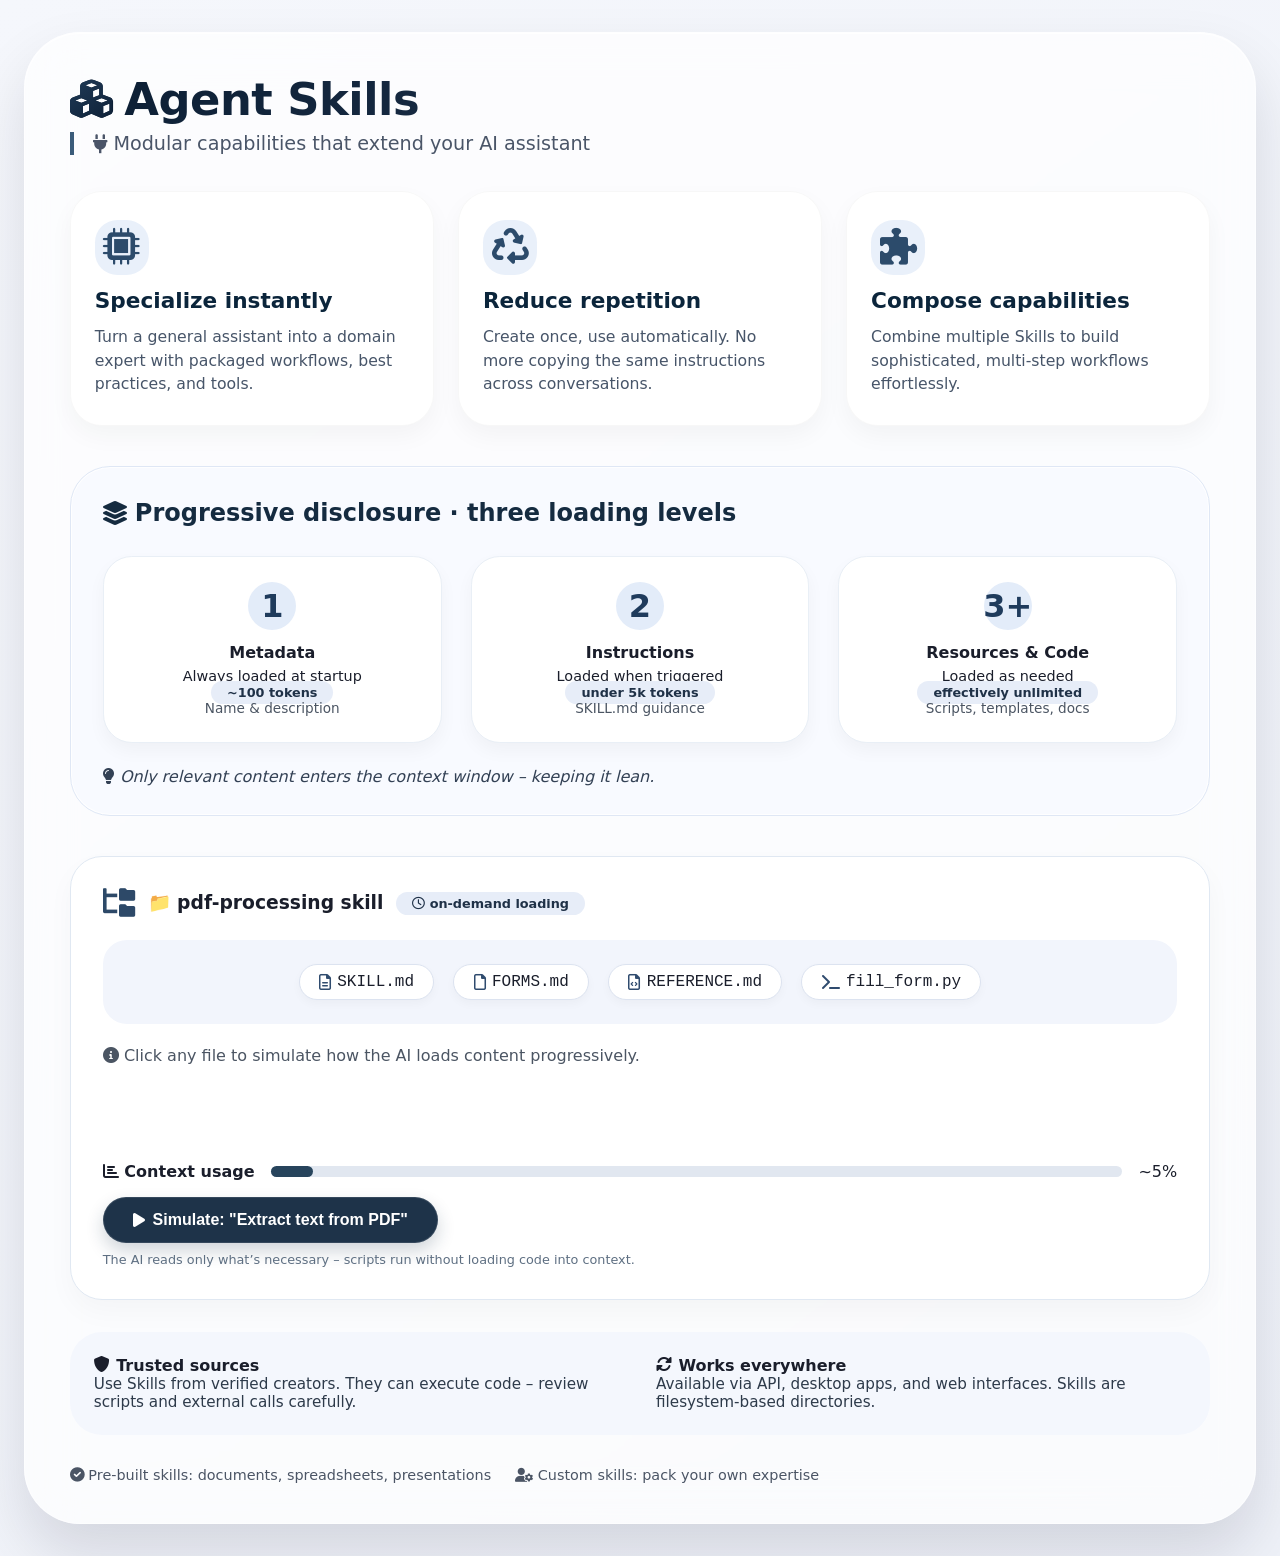
<file: index.html>
<!DOCTYPE html>
<html lang="en">
<head>
  <meta charset="UTF-8">
  <meta name="viewport" content="width=device-width, initial-scale=1.0, user-scalable=yes">
  <title>AI Agent Skills · modular capabilities</title>
  <!-- Font Awesome 6 for clean icons -->
  <link rel="stylesheet" href="https://cdnjs.cloudflare.com/ajax/libs/font-awesome/6.0.0-beta3/css/all.min.css">
  <style>
    * {
      margin: 0;
      padding: 0;
      box-sizing: border-box;
    }

    body {
      background: linear-gradient(145deg, #f5f7fc 0%, #eef1f8 100%);
      font-family: 'Inter', system-ui, -apple-system, 'Segoe UI', Roboto, sans-serif;
      display: flex;
      flex-direction: column;
      align-items: center;
      justify-content: flex-start;
      min-height: 100vh;
      padding: 2rem 1.5rem;
      color: #1a1e2b;
    }

    .container {
      max-width: 1300px;
      width: 100%;
      background: rgba(255,255,255,0.7);
      backdrop-filter: blur(24px);
      -webkit-backdrop-filter: blur(24px);
      border-radius: 3.5rem;
      box-shadow: 0 30px 60px rgba(0, 10, 30, 0.12), inset 0 1px 0 rgba(255,255,255,0.8);
      padding: 2.5rem 2.8rem;
      border: 1px solid rgba(255,255,255,0.5);
    }

    h1 {
      display: flex;
      align-items: center;
      gap: 0.75rem;
      font-size: 2.8rem;
      font-weight: 600;
      letter-spacing: -0.5px;
      background: linear-gradient(135deg, #0b1e33, #2c3e5c);
      -webkit-background-clip: text;
      -webkit-text-fill-color: transparent;
      background-clip: text;
      margin-bottom: 0.4rem;
    }

    h1 i {
      background: none;
      -webkit-text-fill-color: #2d4b6e;
      font-size: 2.4rem;
      background: linear-gradient(145deg, #1f3a57, #0e2137);
      -webkit-background-clip: text;
      -webkit-text-fill-color: transparent;
    }

    .subtitle {
      font-size: 1.2rem;
      color: #4a5568;
      margin-bottom: 2.2rem;
      display: flex;
      align-items: center;
      gap: 0.4rem;
      font-weight: 450;
      border-left: 4px solid #3b5c7a;
      padding-left: 1.2rem;
    }

    .card-grid {
      display: grid;
      grid-template-columns: repeat(auto-fit, minmax(260px, 1fr));
      gap: 1.5rem;
      margin: 2rem 0 2.5rem;
    }

    .benefit-card {
      background: white;
      border-radius: 2rem;
      padding: 1.8rem 1.5rem;
      box-shadow: 0 10px 25px rgba(0,0,0,0.04);
      transition: all 0.25s ease;
      border: 1px solid rgba(0,0,0,0.03);
      display: flex;
      flex-direction: column;
      gap: 0.8rem;
    }

    .benefit-card:hover {
      transform: translateY(-6px);
      box-shadow: 0 25px 35px rgba(25, 45, 70, 0.12);
      border-color: rgba(70, 110, 160, 0.25);
    }

    .benefit-icon {
      font-size: 2.3rem;
      color: #2c4b6b;
      background: #e9f0fa;
      width: 3.4rem;
      height: 3.4rem;
      display: flex;
      align-items: center;
      justify-content: center;
      border-radius: 1.4rem;
    }

    .benefit-card h3 {
      font-weight: 600;
      font-size: 1.35rem;
      color: #0b253b;
    }

    .benefit-card p {
      color: #475569;
      font-size: 0.98rem;
      line-height: 1.5;
    }

    .architecture-section {
      background: #f8faff;
      border-radius: 2.5rem;
      padding: 2rem 2rem 1.8rem;
      margin: 2.2rem 0;
      border: 1px solid #dfe7f5;
      box-shadow: inset 0 0 0 1px rgba(255,255,255,0.9);
    }

    .level-container {
      display: flex;
      flex-wrap: wrap;
      gap: 1.8rem;
      justify-content: center;
      margin-top: 1.8rem;
    }

    .level-box {
      background: white;
      border-radius: 1.8rem;
      padding: 1.6rem 1.4rem;
      flex: 1 1 200px;
      min-width: 170px;
      box-shadow: 0 8px 18px rgba(0,0,0,0.04);
      transition: 0.2s;
      border: 1px solid #e9eff6;
      text-align: center;
    }

    .level-box:hover {
      background: #ffffff;
      border-color: #b7c9e2;
      box-shadow: 0 18px 28px rgba(20, 50, 80, 0.08);
    }

    .level-number {
      font-weight: 700;
      font-size: 2rem;
      color: #1f3b5c;
      background: #e3ecf9;
      width: 3rem;
      height: 3rem;
      display: flex;
      align-items: center;
      justify-content: center;
      border-radius: 50%;
      margin: 0 auto 0.8rem;
    }

    .interactive-demo {
      background: #ffffff;
      border-radius: 2rem;
      padding: 2rem;
      margin: 2.5rem 0 2rem;
      border: 1px solid #e0e8f2;
      box-shadow: 0 12px 28px rgba(0,0,0,0.03);
    }

    .skill-folder {
      background: #f2f5fc;
      border-radius: 1.5rem;
      padding: 1.5rem;
      font-family: 'Fira Code', 'Courier New', monospace;
      display: flex;
      flex-wrap: wrap;
      gap: 1.2rem;
      align-items: center;
      justify-content: center;
      margin: 1.4rem 0;
    }

    .file-item {
      background: white;
      padding: 0.5rem 1.2rem;
      border-radius: 2rem;
      box-shadow: 0 4px 10px rgba(0,0,0,0.03);
      display: flex;
      align-items: center;
      gap: 0.4rem;
      font-weight: 500;
      cursor: pointer;
      transition: 0.2s;
      border: 1px solid #dce3f0;
    }

    .file-item i {
      color: #2f4b6e;
    }

    .file-item:hover {
      background: #e3ebfa;
      border-color: #6985aa;
    }

    .code-block {
      background: #0f1a2b;
      color: #d9e6ff;
      padding: 1.3rem;
      border-radius: 1.2rem;
      font-family: monospace;
      font-size: 0.9rem;
      margin-top: 1.2rem;
      overflow-x: auto;
      white-space: pre-wrap;
    }

    button {
      background: #1e3349;
      border: none;
      color: white;
      font-weight: 550;
      padding: 0.8rem 1.8rem;
      border-radius: 2.5rem;
      font-size: 1rem;
      display: inline-flex;
      align-items: center;
      gap: 0.5rem;
      cursor: pointer;
      transition: 0.2s;
      box-shadow: 0 8px 18px rgba(20, 45, 70, 0.2);
      border: 1px solid rgba(255,255,255,0.1);
    }

    button:hover {
      background: #11273d;
      box-shadow: 0 12px 24px rgba(10, 30, 55, 0.25);
    }

    .token-badge {
      background: #e7edf8;
      border-radius: 2rem;
      padding: 0.25rem 1rem;
      font-size: 0.8rem;
      font-weight: 600;
      color: #1f3147;
    }

    .disclosure-meter {
      display: flex;
      align-items: center;
      gap: 1rem;
      flex-wrap: wrap;
      margin: 1rem 0;
    }

    .progress-bg {
      background: #e1e7f0;
      height: 0.7rem;
      border-radius: 1rem;
      flex: 1;
      min-width: 150px;
    }

    .progress-fill {
      background: #27445c;
      height: 100%;
      border-radius: 1rem;
      width: 0%;
      transition: width 0.4s ease;
    }

    .footer-note {
      margin-top: 2rem;
      color: #4b5565;
      font-size: 0.9rem;
      display: flex;
      gap: 1.5rem;
      flex-wrap: wrap;
      align-items: center;
    }

    @media (max-width: 650px) {
      .container {
        padding: 1.8rem;
      }
      h1 {
        font-size: 2.2rem;
      }
    }
  </style>
</head>
<body>
  <div class="container">
    <h1>
      <i class="fas fa-cubes"></i> Agent Skills
    </h1>
    <div class="subtitle">
      <i class="fas fa-plug"></i> Modular capabilities that extend your AI assistant
    </div>

    <!-- Why use skills -->
    <div class="card-grid">
      <div class="benefit-card">
        <div class="benefit-icon"><i class="fas fa-microchip"></i></div>
        <h3>Specialize instantly</h3>
        <p>Turn a general assistant into a domain expert with packaged workflows, best practices, and tools.</p>
      </div>
      <div class="benefit-card">
        <div class="benefit-icon"><i class="fas fa-recycle"></i></div>
        <h3>Reduce repetition</h3>
        <p>Create once, use automatically. No more copying the same instructions across conversations.</p>
      </div>
      <div class="benefit-card">
        <div class="benefit-icon"><i class="fas fa-puzzle-piece"></i></div>
        <h3>Compose capabilities</h3>
        <p>Combine multiple Skills to build sophisticated, multi-step workflows effortlessly.</p>
      </div>
    </div>

    <!-- Progressive disclosure architecture -->
    <div class="architecture-section">
      <h2 style="display: flex; gap:0.5rem; align-items: center; color: #152b40;">
        <i class="fas fa-layer-group"></i> Progressive disclosure · three loading levels
      </h2>
      <div class="level-container">
        <div class="level-box">
          <div class="level-number">1</div>
          <strong>Metadata</strong>
          <p style="font-size:0.9rem; margin-top:0.4rem;">Always loaded at startup<br><span class="token-badge">~100 tokens</span></p>
          <p style="color:#4b5563; font-size:0.85rem;">Name & description</p>
        </div>
        <div class="level-box">
          <div class="level-number">2</div>
          <strong>Instructions</strong>
          <p style="font-size:0.9rem; margin-top:0.4rem;">Loaded when triggered<br><span class="token-badge">under 5k tokens</span></p>
          <p style="color:#4b5563; font-size:0.85rem;">SKILL.md guidance</p>
        </div>
        <div class="level-box">
          <div class="level-number">3+</div>
          <strong>Resources & Code</strong>
          <p style="font-size:0.9rem; margin-top:0.4rem;">Loaded as needed<br><span class="token-badge">effectively unlimited</span></p>
          <p style="color:#4b5563; font-size:0.85rem;">Scripts, templates, docs</p>
        </div>
      </div>
      <p style="margin-top: 1.5rem; color: #334155; font-style: italic;">
        <i class="fas fa-lightbulb"></i> Only relevant content enters the context window – keeping it lean.
      </p>
    </div>

    <!-- Interactive skill demo -->
    <div class="interactive-demo">
      <div style="display: flex; align-items: center; gap: 0.8rem; flex-wrap: wrap;">
        <i class="fas fa-folder-tree" style="font-size: 1.8rem; color: #2d4968;"></i>
        <h3 style="font-weight: 600;">📁 pdf-processing skill</h3>
        <span class="token-badge"><i class="far fa-clock"></i> on-demand loading</span>
      </div>
      
      <div class="skill-folder">
        <div class="file-item" id="skillMdBtn"><i class="far fa-file-alt"></i> SKILL.md</div>
        <div class="file-item" id="formsMdBtn"><i class="far fa-file"></i> FORMS.md</div>
        <div class="file-item" id="refMdBtn"><i class="far fa-file-code"></i> REFERENCE.md</div>
        <div class="file-item" id="scriptBtn"><i class="fas fa-terminal"></i> fill_form.py</div>
      </div>

      <div id="dynamicOutput" style="min-height: 100px; margin: 1rem 0; transition: 0.2s;">
        <p style="color: #4b5563;"><i class="fas fa-info-circle"></i> Click any file to simulate how the AI loads content progressively.</p>
      </div>

      <div class="disclosure-meter">
        <span style="font-weight: 600;"><i class="fas fa-chart-bar"></i> Context usage</span>
        <div class="progress-bg">
          <div id="contextProgress" class="progress-fill" style="width: 5%;"></div>
        </div>
        <span id="contextLabel" style="font-weight: 500;">~5%</span>
      </div>
      
      <button id="simulateTaskBtn"><i class="fas fa-play"></i> Simulate: "Extract text from PDF"</button>
      <p style="font-size:0.8rem; margin-top:0.6rem; color:#5e6f82;">The AI reads only what’s necessary – scripts run without loading code into context.</p>
    </div>

    <!-- Security & best practices note -->
    <div style="display: flex; gap: 2rem; flex-wrap: wrap; margin-top: 1.5rem; background: #f4f7fd; border-radius: 2rem; padding: 1.5rem;">
      <div style="flex:1;">
        <h4 style="display: flex; gap:0.4rem;"><i class="fas fa-shield-alt"></i> Trusted sources</h4>
        <p style="font-size:0.95rem; color:#2d3a4a;">Use Skills from verified creators. They can execute code – review scripts and external calls carefully.</p>
      </div>
      <div style="flex:1;">
        <h4 style="display: flex; gap:0.4rem;"><i class="fas fa-sync-alt"></i> Works everywhere</h4>
        <p style="font-size:0.95rem; color:#2d3a4a;">Available via API, desktop apps, and web interfaces. Skills are filesystem‑based directories.</p>
      </div>
    </div>

    <div class="footer-note">
      <span><i class="fas fa-check-circle"></i> Pre‑built skills: documents, spreadsheets, presentations</span>
      <span><i class="fas fa-user-cog"></i> Custom skills: pack your own expertise</span>
    </div>
  </div>

  <script>
    (function() {
      // --- Interactive elements ---
      const skillMdBtn = document.getElementById('skillMdBtn');
      const formsMdBtn = document.getElementById('formsMdBtn');
      const refMdBtn = document.getElementById('refMdBtn');
      const scriptBtn = document.getElementById('scriptBtn');
      const dynamicOutput = document.getElementById('dynamicOutput');
      const contextProgress = document.getElementById('contextProgress');
      const contextLabel = document.getElementById('contextLabel');
      const simulateTaskBtn = document.getElementById('simulateTaskBtn');

      // Simulated file contents
      const fileContents = {
        skillMd: {
          title: "📄 SKILL.md (main instructions)",
          content: `# PDF Processing\n\n## Quick start\nUse pdfplumber to extract text:\n\`\`\`python\nimport pdfplumber\nwith pdfplumber.open("doc.pdf") as pdf:\n    text = pdf.pages[0].extract_text()\n\`\`\`\nFor advanced forms, see FORMS.md.`,
          tokens: "~2.1k tokens",
          progress: 28
        },
        formsMd: {
          title: "📑 FORMS.md (form-filling guide)",
          content: `## Form filling workflow\n1. Load the PDF form\n2. Identify fields using acroform\n3. Map data and fill\n4. Save flattened copy.\nRefer to fill_form.py script.`,
          tokens: "~1.4k tokens",
          progress: 18
        },
        refMd: {
          title: "📚 REFERENCE.md (API reference)",
          content: `## pdfplumber API\n- extract_text()\n- extract_tables()\n- pages[].within_bbox()\nDetailed parameters for advanced extraction.`,
          tokens: "~1.8k tokens",
          progress: 20
        },
        script: {
          title: "⚙️ fill_form.py (executable script)",
          content: `# Script runs via bash – only output enters context.\n# Deterministic form filling.\nimport sys\nprint("Form filled successfully. 3 fields updated.")`,
          tokens: "0 tokens (code not loaded)",
          progress: 0
        }
      };

      let currentProgress = 5; // base metadata

      function updateUI(fileKey) {
        const data = fileContents[fileKey];
        if (!data) return;
        
        dynamicOutput.innerHTML = `
          <div style="background:#f0f4fe; border-radius:1.2rem; padding:1.2rem; border-left:5px solid #2d4b6e;">
            <strong style="font-size:1.1rem;">${data.title}</strong>
            <span class="token-badge" style="margin-left:0.8rem;">${data.tokens}</span>
            <div style="margin-top:0.8rem; white-space: pre-wrap; font-family: monospace; background:#ffffff; padding:0.8rem; border-radius:0.8rem;">${data.content}</div>
          </div>
        `;

        // Update progress based on file (simulate additive context for demo)
        if (fileKey === 'skillMd') {
          currentProgress = 30;
        } else if (fileKey === 'formsMd') {
          currentProgress = 48;
        } else if (fileKey === 'refMd') {
          currentProgress = 65;
        } else if (fileKey === 'script') {
          // script execution doesn't increase context (or minimal)
          currentProgress = Math.min(currentProgress + 2, 70);
        }
        
        // Ensure progress between 5-100
        currentProgress = Math.min(100, Math.max(5, currentProgress));
        contextProgress.style.width = currentProgress + '%';
        contextLabel.textContent = '~' + currentProgress + '%';
      }

      // Event listeners for file items
      skillMdBtn.addEventListener('click', () => updateUI('skillMd'));
      formsMdBtn.addEventListener('click', () => updateUI('formsMd'));
      refMdBtn.addEventListener('click', () => updateUI('refMd'));
      scriptBtn.addEventListener('click', () => updateUI('script'));

      // Simulate full task: "extract text from pdf"
      simulateTaskBtn.addEventListener('click', () => {
        dynamicOutput.innerHTML = `
          <div style="background:#e7f0fd; border-radius:1.2rem; padding:1.3rem;">
            <i class="fas fa-robot" style="font-size:1.4rem; color:#1e3a5f;"></i>
            <strong style="margin-left:0.5rem;">AI triggers skill: reads SKILL.md → extracts text</strong>
            <p style="margin-top:0.7rem;"><i class="fas fa-check-circle" style="color:#1f5f3a;"></i> Used pdfplumber, skipped FORMS.md because task didn't need form filling.</p>
            <p style="font-size:0.9rem; color:#2b4057;">Only necessary files loaded. Script reference available but not executed.</p>
          </div>
        `;
        currentProgress = 32; // metadata + instructions loaded
        contextProgress.style.width = currentProgress + '%';
        contextLabel.textContent = '~' + currentProgress + '%';
      });

      // Set initial progress
      contextProgress.style.width = '5%';
      contextLabel.textContent = '~5%';
    })();
  </script>
</body>
</html>
</file>
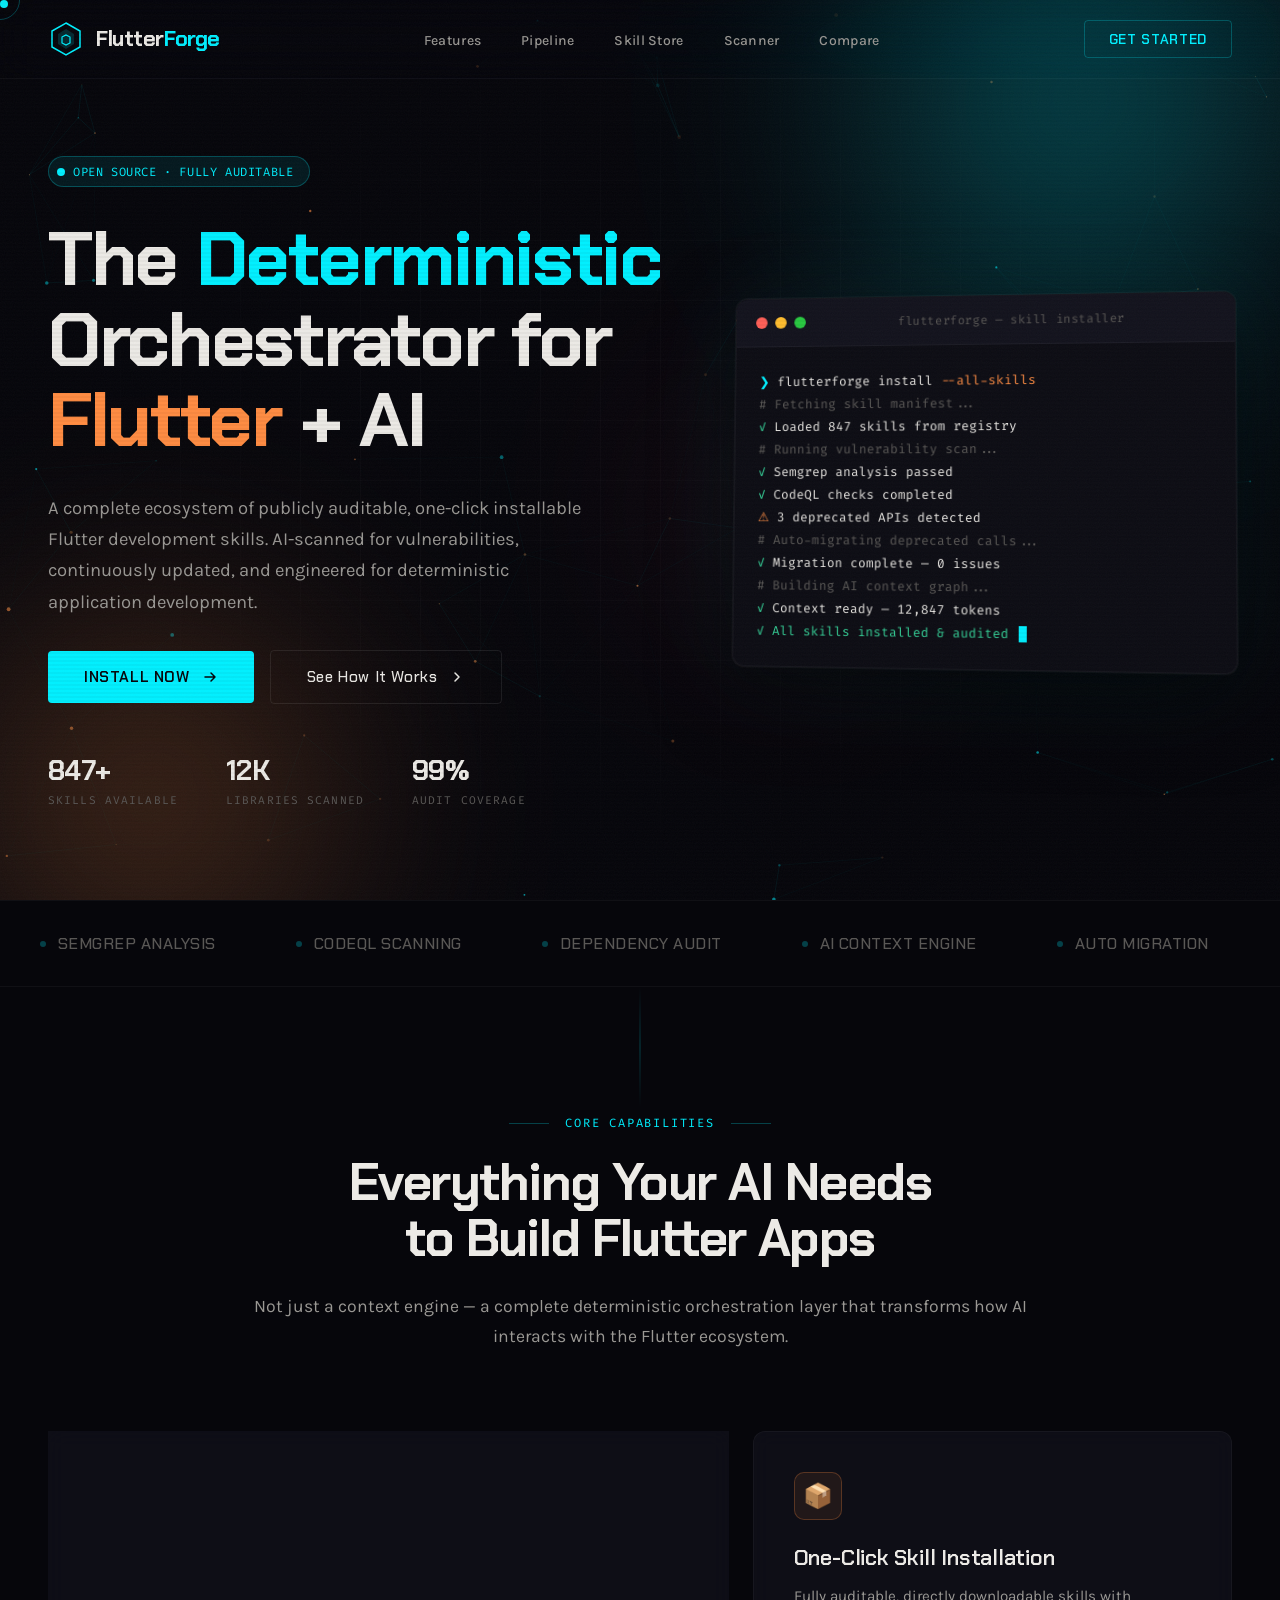
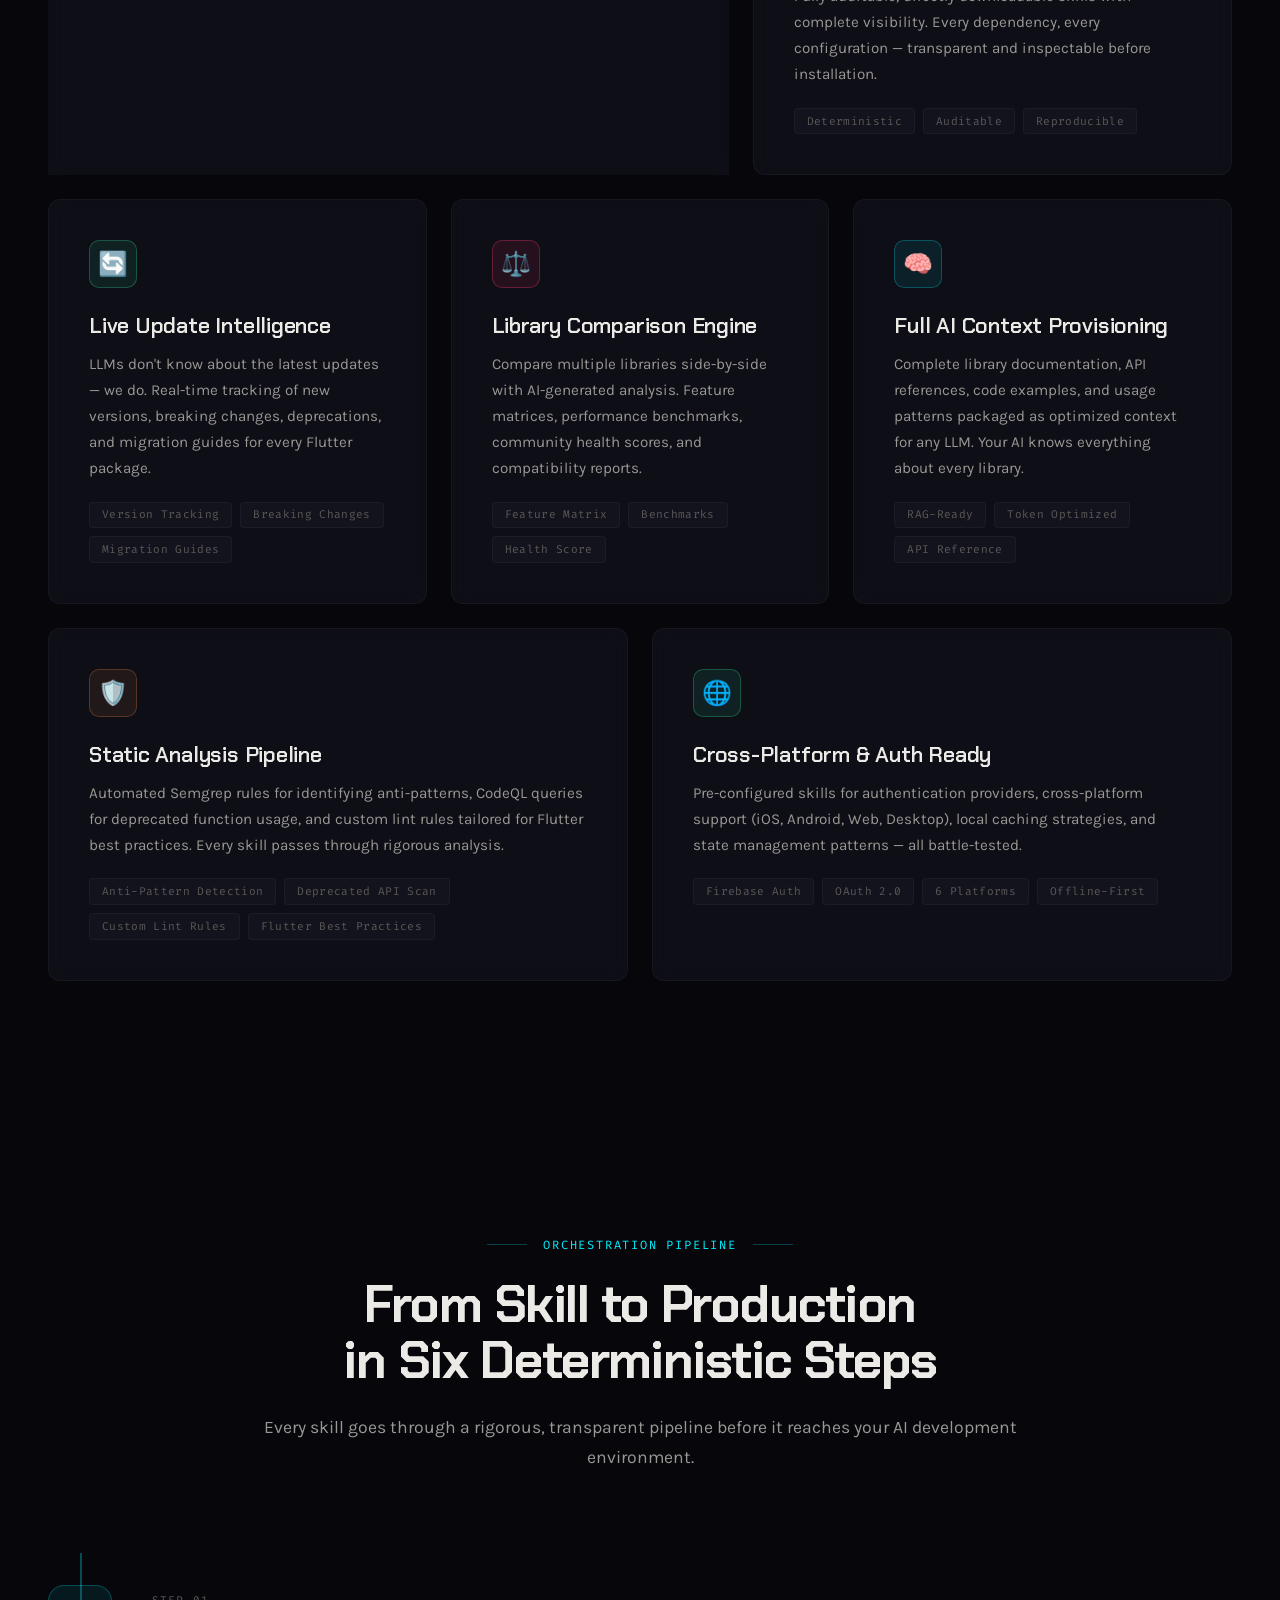
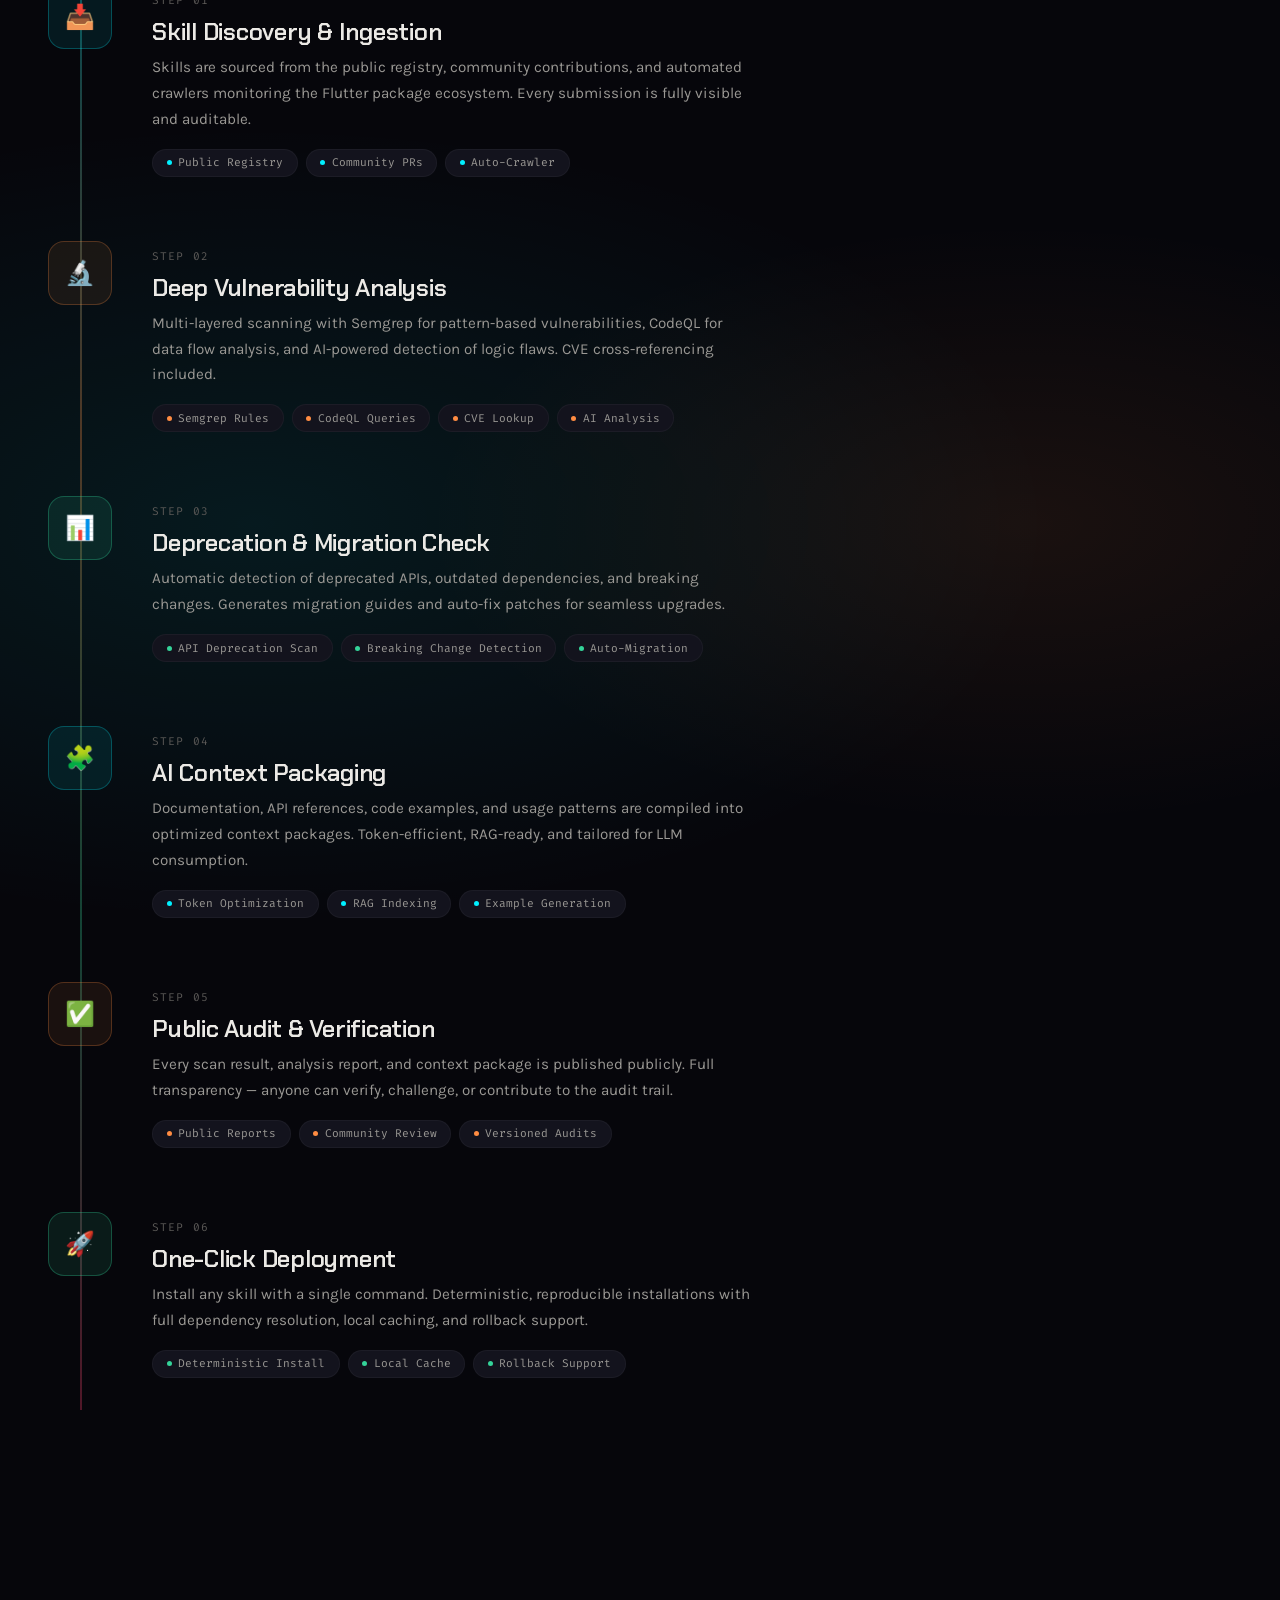
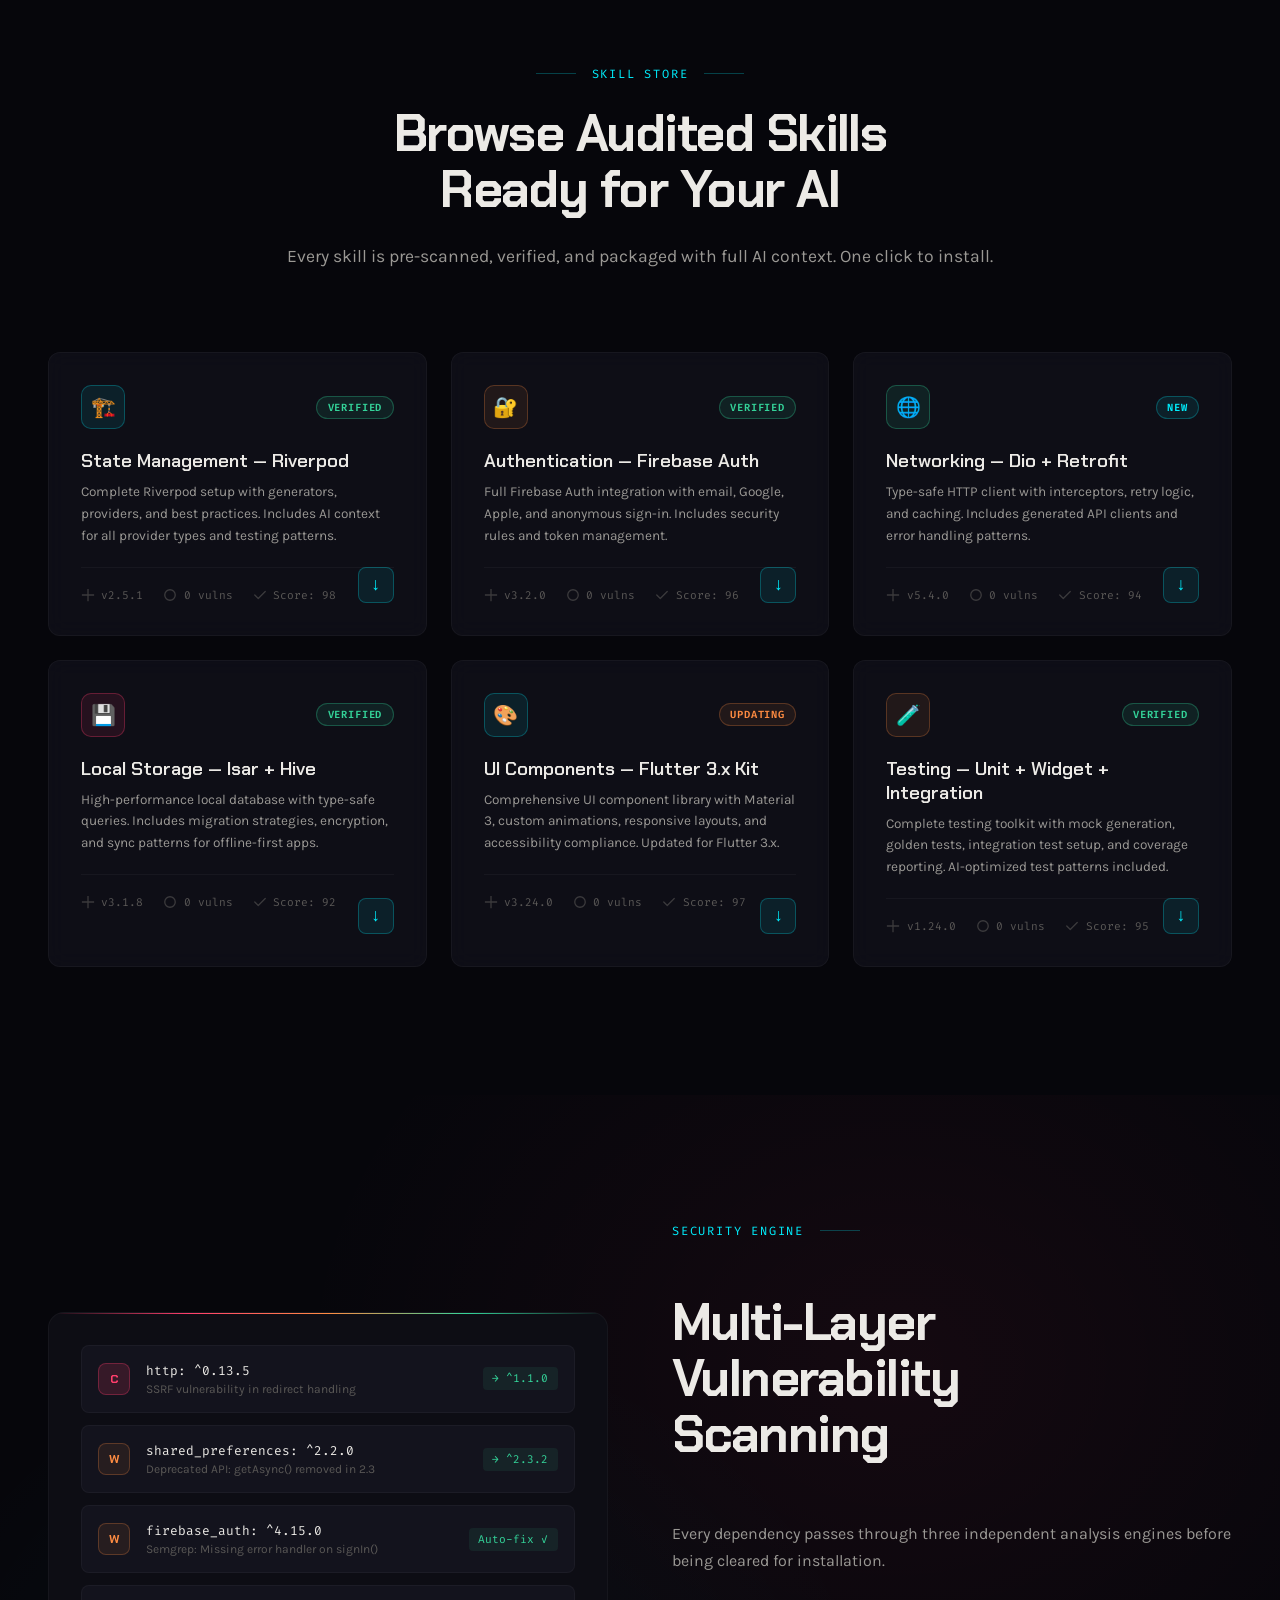
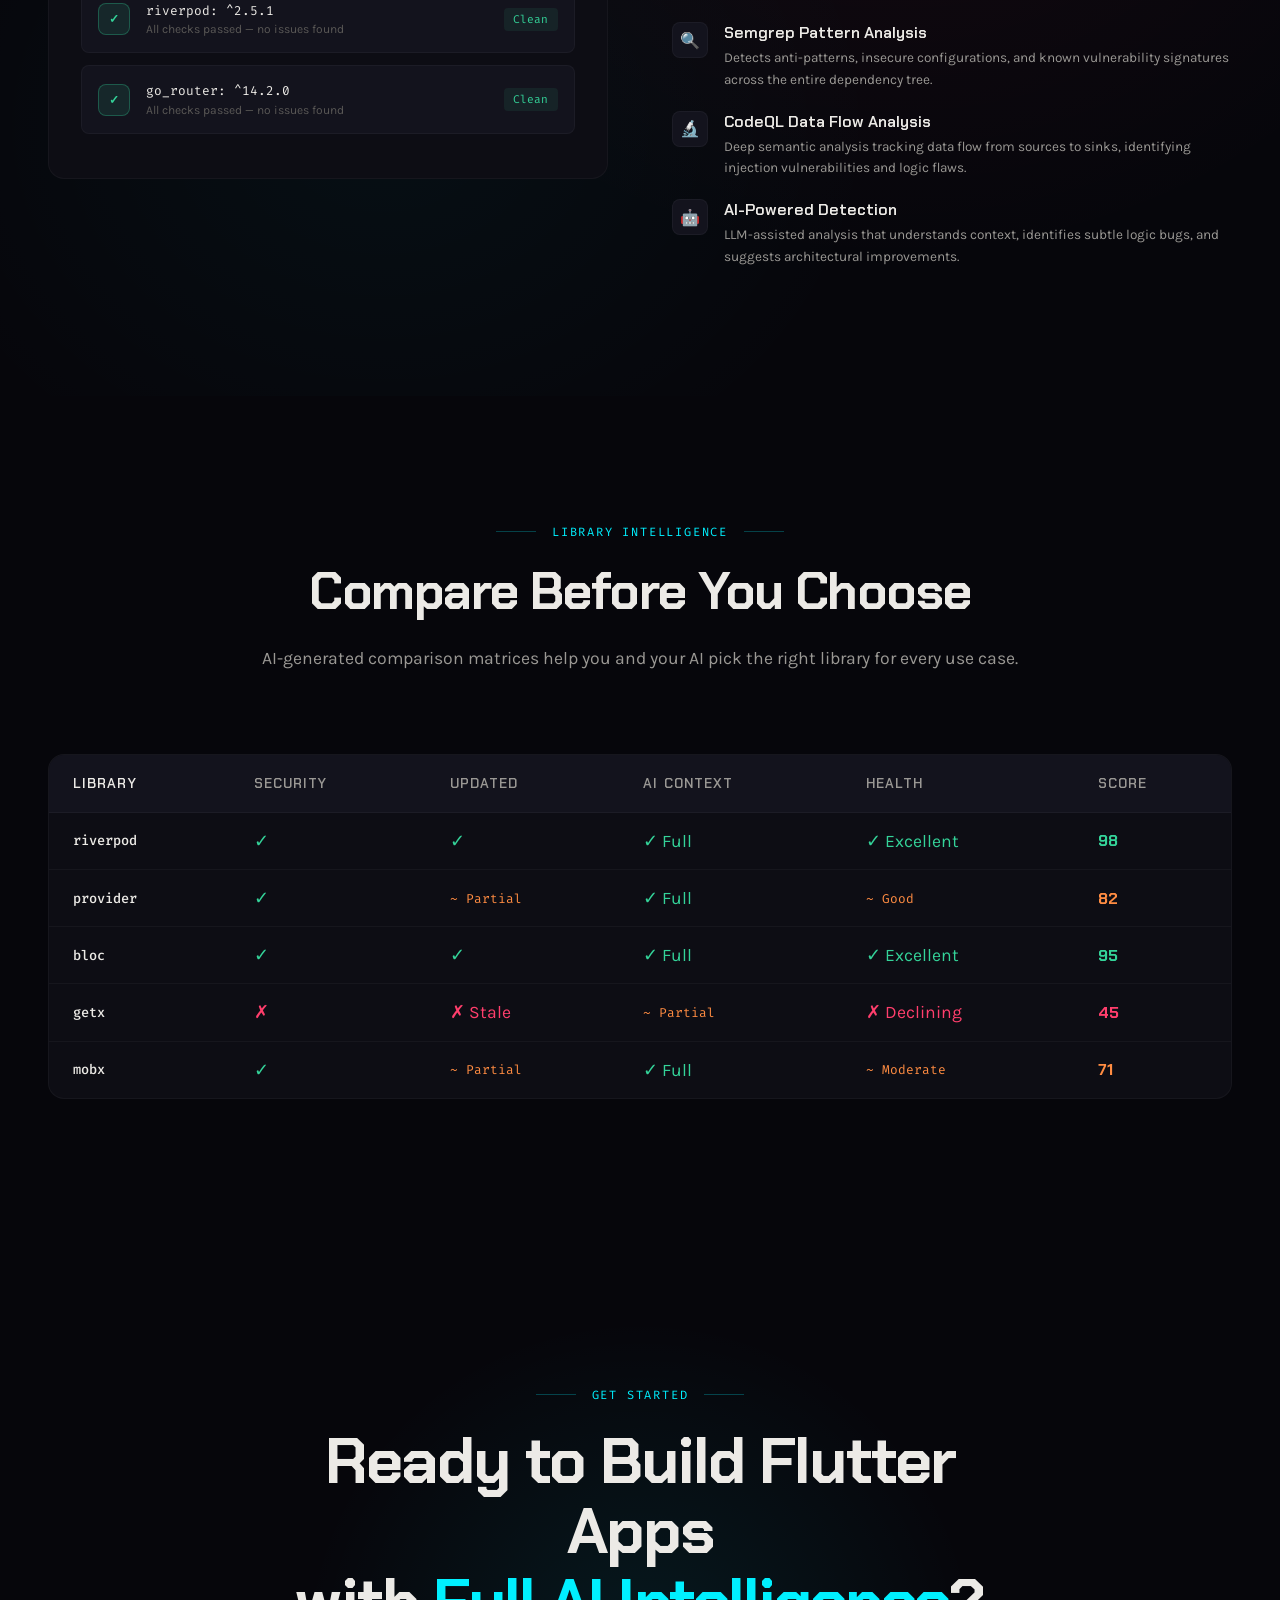
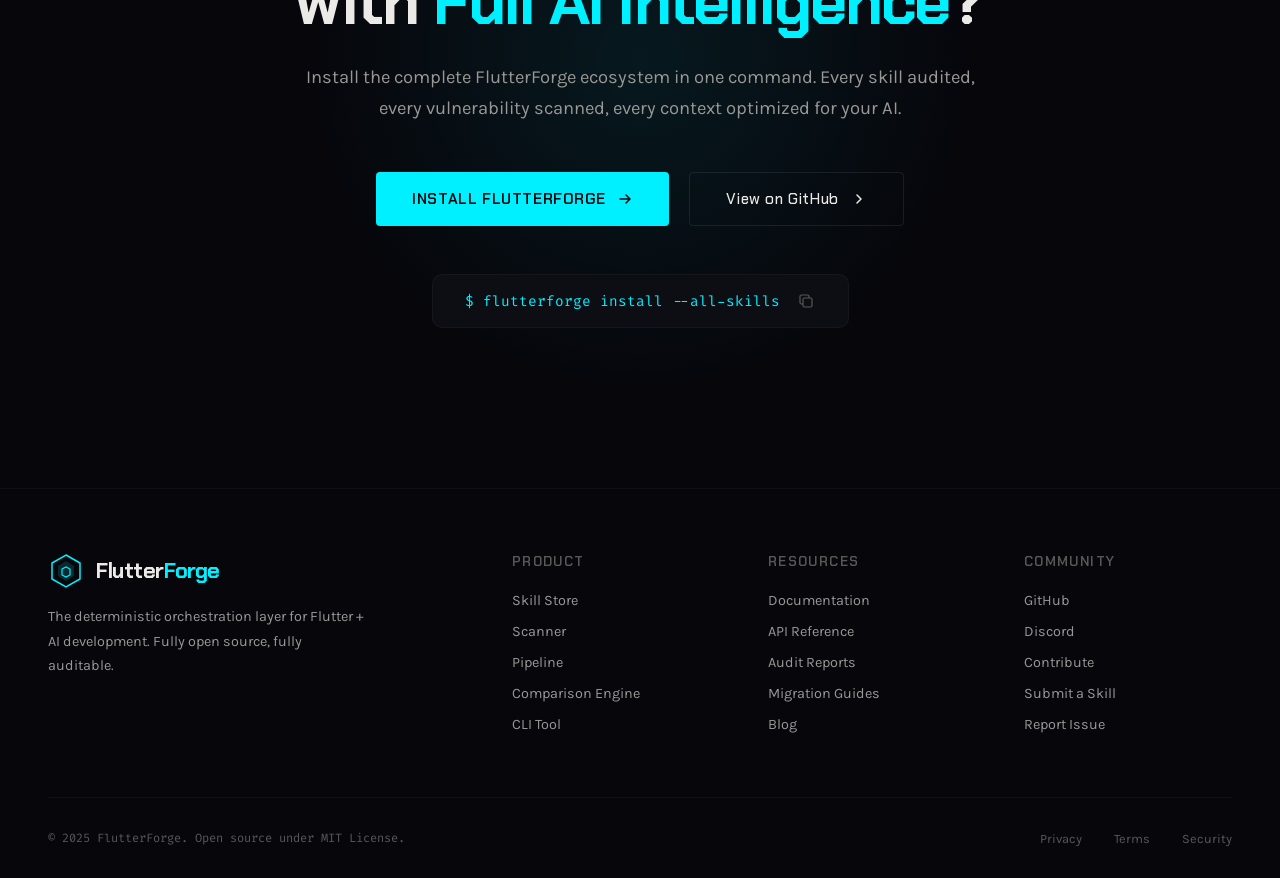
<file: flutter-forge/index.html>
<!DOCTYPE html>
<html lang="en">
<head>
<meta charset="UTF-8">
<meta name="viewport" content="width=device-width, initial-scale=1.0">
<title>FlutterForge — AI-Native Flutter Development Ecosystem</title>
<link rel="preconnect" href="https://fonts.googleapis.com">
<link rel="preconnect" href="https://fonts.gstatic.com" crossorigin>
<link href="https://fonts.googleapis.com/css2?family=Chakra+Petch:wght@300;400;500;600;700&family=Karla:wght@300;400;500;600;700&family=Fira+Code:wght@300;400;500;600;700&display=swap" rel="stylesheet">
<style>
:root {
  --bg-deep: #06060b;
  --bg-surface: #0d0d14;
  --bg-elevated: #13131d;
  --bg-card: #16162280;
  --cyan: #00f0ff;
  --cyan-dim: #00f0ff40;
  --cyan-glow: #00f0ff15;
  --amber: #ff8c42;
  --amber-dim: #ff8c4240;
  --amber-glow: #ff8c4215;
  --red: #ff3e6c;
  --green: #34d399;
  --text-primary: #eceae6;
  --text-secondary: #9a9894;
  --text-muted: #5a5856;
  --border: #ffffff0a;
  --border-hover: #ffffff15;
  --font-display: 'Chakra Petch', sans-serif;
  --font-body: 'Karla', sans-serif;
  --font-code: 'Fira Code', monospace;
  --ease-out-expo: cubic-bezier(0.16, 1, 0.3, 1);
  --ease-out-quart: cubic-bezier(0.25, 1, 0.5, 1);
  --ease-in-out: cubic-bezier(0.65, 0, 0.35, 1);
}

*, *::before, *::after {
  margin: 0;
  padding: 0;
  box-sizing: border-box;
}

html {
  scroll-behavior: smooth;
  scrollbar-width: thin;
  scrollbar-color: var(--cyan-dim) transparent;
}

::-webkit-scrollbar { width: 6px; }
::-webkit-scrollbar-track { background: transparent; }
::-webkit-scrollbar-thumb { background: var(--cyan-dim); border-radius: 3px; }

body {
  font-family: var(--font-body);
  background: var(--bg-deep);
  color: var(--text-primary);
  overflow-x: hidden;
  cursor: none;
  -webkit-font-smoothing: antialiased;
  -moz-osx-font-smoothing: grayscale;
}

/* Custom Cursor */
.cursor-dot {
  position: fixed;
  width: 8px;
  height: 8px;
  background: var(--cyan);
  border-radius: 50%;
  pointer-events: none;
  z-index: 10000;
  transition: transform 0.15s var(--ease-out-expo), opacity 0.15s;
  mix-blend-mode: difference;
}

.cursor-ring {
  position: fixed;
  width: 40px;
  height: 40px;
  border: 1.5px solid var(--cyan-dim);
  border-radius: 50%;
  pointer-events: none;
  z-index: 10000;
  transition: transform 0.4s var(--ease-out-expo), width 0.3s, height 0.3s, border-color 0.3s;
}

.cursor-ring.hover {
  width: 60px;
  height: 60px;
  border-color: var(--amber);
}

/* Noise Overlay */
.noise-overlay {
  position: fixed;
  top: 0;
  left: 0;
  width: 100%;
  height: 100%;
  pointer-events: none;
  z-index: 9999;
  opacity: 0.035;
  background-image: url("data:image/svg+xml,%3Csvg viewBox='0 0 256 256' xmlns='http://www.w3.org/2000/svg'%3E%3Cfilter id='noise'%3E%3CfeTurbulence type='fractalNoise' baseFrequency='0.9' numOctaves='4' stitchTiles='stitch'/%3E%3C/filter%3E%3Crect width='100%25' height='100%25' filter='url(%23noise)'/%3E%3C/svg%3E");
  background-repeat: repeat;
  background-size: 256px 256px;
}

/* Scanline Effect */
.scanlines {
  position: fixed;
  top: 0;
  left: 0;
  width: 100%;
  height: 100%;
  pointer-events: none;
  z-index: 9998;
  background: repeating-linear-gradient(
    0deg,
    transparent,
    transparent 2px,
    rgba(0, 0, 0, 0.03) 2px,
    rgba(0, 0, 0, 0.03) 4px
  );
}

/* ===== NAVIGATION ===== */
nav {
  position: fixed;
  top: 0;
  left: 0;
  width: 100%;
  z-index: 1000;
  padding: 1.25rem 3rem;
  display: flex;
  align-items: center;
  justify-content: space-between;
  backdrop-filter: blur(20px) saturate(1.2);
  background: var(--bg-deep)cc;
  border-bottom: 1px solid var(--border);
  transition: all 0.5s var(--ease-out-expo);
}

nav.scrolled {
  padding: 0.75rem 3rem;
  background: var(--bg-deep)ee;
}

.nav-logo {
  display: flex;
  align-items: center;
  gap: 0.75rem;
  text-decoration: none;
}

.nav-logo-icon {
  width: 36px;
  height: 36px;
  position: relative;
}

.nav-logo-icon svg {
  width: 100%;
  height: 100%;
}

.nav-logo-text {
  font-family: var(--font-display);
  font-weight: 700;
  font-size: 1.35rem;
  color: var(--text-primary);
  letter-spacing: -0.02em;
}

.nav-logo-text span {
  color: var(--cyan);
}

.nav-links {
  display: flex;
  align-items: center;
  gap: 2.5rem;
  list-style: none;
}

.nav-links a {
  font-family: var(--font-body);
  font-size: 0.875rem;
  font-weight: 500;
  color: var(--text-secondary);
  text-decoration: none;
  letter-spacing: 0.02em;
  transition: color 0.3s;
  position: relative;
}

.nav-links a::after {
  content: '';
  position: absolute;
  bottom: -4px;
  left: 0;
  width: 0;
  height: 1px;
  background: var(--cyan);
  transition: width 0.4s var(--ease-out-expo);
}

.nav-links a:hover {
  color: var(--text-primary);
}

.nav-links a:hover::after {
  width: 100%;
}

.nav-cta {
  font-family: var(--font-display);
  font-weight: 600;
  font-size: 0.85rem;
  padding: 0.6rem 1.5rem;
  background: transparent;
  border: 1px solid var(--cyan-dim);
  color: var(--cyan);
  border-radius: 4px;
  cursor: none;
  text-decoration: none;
  letter-spacing: 0.05em;
  text-transform: uppercase;
  transition: all 0.4s var(--ease-out-expo);
  position: relative;
  overflow: hidden;
}

.nav-cta::before {
  content: '';
  position: absolute;
  top: 0;
  left: -100%;
  width: 100%;
  height: 100%;
  background: var(--cyan);
  transition: left 0.4s var(--ease-out-expo);
  z-index: -1;
}

.nav-cta:hover {
  color: var(--bg-deep);
  border-color: var(--cyan);
}

.nav-cta:hover::before {
  left: 0;
}

/* ===== HERO SECTION ===== */
.hero {
  min-height: 100vh;
  display: flex;
  align-items: center;
  position: relative;
  overflow: hidden;
  padding: 8rem 3rem 4rem;
}

.hero-canvas {
  position: absolute;
  top: 0;
  left: 0;
  width: 100%;
  height: 100%;
  z-index: 0;
}

.hero-gradient-orb {
  position: absolute;
  border-radius: 50%;
  filter: blur(120px);
  opacity: 0.4;
  z-index: 0;
}

.hero-gradient-orb.orb-1 {
  width: 600px;
  height: 600px;
  background: radial-gradient(circle, var(--cyan) 0%, transparent 70%);
  top: -200px;
  right: -100px;
  animation: orbFloat1 20s ease-in-out infinite;
}

.hero-gradient-orb.orb-2 {
  width: 500px;
  height: 500px;
  background: radial-gradient(circle, var(--amber) 0%, transparent 70%);
  bottom: -150px;
  left: -100px;
  animation: orbFloat2 25s ease-in-out infinite;
}

.hero-gradient-orb.orb-3 {
  width: 300px;
  height: 300px;
  background: radial-gradient(circle, var(--red) 0%, transparent 70%);
  top: 40%;
  left: 50%;
  animation: orbFloat3 18s ease-in-out infinite;
  opacity: 0.2;
}

@keyframes orbFloat1 {
  0%, 100% { transform: translate(0, 0) scale(1); }
  33% { transform: translate(-80px, 60px) scale(1.1); }
  66% { transform: translate(40px, -40px) scale(0.9); }
}

@keyframes orbFloat2 {
  0%, 100% { transform: translate(0, 0) scale(1); }
  33% { transform: translate(60px, -80px) scale(1.15); }
  66% { transform: translate(-30px, 50px) scale(0.85); }
}

@keyframes orbFloat3 {
  0%, 100% { transform: translate(0, 0) scale(1); }
  50% { transform: translate(-100px, -60px) scale(1.2); }
}

.hero-content {
  position: relative;
  z-index: 2;
  max-width: 1400px;
  margin: 0 auto;
  width: 100%;
  display: grid;
  grid-template-columns: 1.1fr 0.9fr;
  gap: 4rem;
  align-items: center;
}

.hero-left {
  display: flex;
  flex-direction: column;
  gap: 2rem;
}

.hero-badge {
  display: inline-flex;
  align-items: center;
  gap: 0.5rem;
  padding: 0.4rem 1rem 0.4rem 0.5rem;
  background: var(--cyan-glow);
  border: 1px solid var(--cyan-dim);
  border-radius: 100px;
  width: fit-content;
  opacity: 0;
  animation: fadeSlideUp 0.8s var(--ease-out-expo) 0.2s forwards;
}

.hero-badge-dot {
  width: 8px;
  height: 8px;
  background: var(--cyan);
  border-radius: 50%;
  animation: pulse 2s ease-in-out infinite;
}

@keyframes pulse {
  0%, 100% { opacity: 1; transform: scale(1); }
  50% { opacity: 0.5; transform: scale(0.8); }
}

.hero-badge span {
  font-family: var(--font-code);
  font-size: 0.75rem;
  color: var(--cyan);
  letter-spacing: 0.05em;
  text-transform: uppercase;
}

.hero-title {
  font-family: var(--font-display);
  font-size: clamp(3rem, 6vw, 5.5rem);
  font-weight: 700;
  line-height: 1.05;
  letter-spacing: -0.03em;
  opacity: 0;
  animation: fadeSlideUp 0.8s var(--ease-out-expo) 0.4s forwards;
}

.hero-title .line {
  display: block;
  overflow: hidden;
}

.hero-title .line-inner {
  display: block;
  transform: translateY(100%);
  animation: lineReveal 1s var(--ease-out-expo) forwards;
}

.hero-title .line:nth-child(1) .line-inner { animation-delay: 0.5s; }
.hero-title .line:nth-child(2) .line-inner { animation-delay: 0.65s; }
.hero-title .line:nth-child(3) .line-inner { animation-delay: 0.8s; }

@keyframes lineReveal {
  to { transform: translateY(0); }
}

.hero-title .highlight-cyan {
  color: var(--cyan);
  position: relative;
}

.hero-title .highlight-cyan::after {
  content: '';
  position: absolute;
  bottom: 0.05em;
  left: 0;
  width: 100%;
  height: 0.08em;
  background: var(--cyan);
  opacity: 0.4;
}

.hero-title .highlight-amber {
  color: var(--amber);
}

.hero-description {
  font-size: 1.15rem;
  line-height: 1.7;
  color: var(--text-secondary);
  max-width: 540px;
  opacity: 0;
  animation: fadeSlideUp 0.8s var(--ease-out-expo) 0.9s forwards;
}

.hero-actions {
  display: flex;
  gap: 1rem;
  align-items: center;
  opacity: 0;
  animation: fadeSlideUp 0.8s var(--ease-out-expo) 1.1s forwards;
}

.btn-primary {
  font-family: var(--font-display);
  font-weight: 600;
  font-size: 0.95rem;
  padding: 1rem 2.25rem;
  background: var(--cyan);
  color: var(--bg-deep);
  border: none;
  border-radius: 4px;
  cursor: none;
  letter-spacing: 0.04em;
  text-transform: uppercase;
  text-decoration: none;
  display: inline-flex;
  align-items: center;
  gap: 0.75rem;
  transition: all 0.4s var(--ease-out-expo);
  position: relative;
  overflow: hidden;
}

.btn-primary::after {
  content: '';
  position: absolute;
  top: 50%;
  left: 50%;
  width: 0;
  height: 0;
  background: rgba(255,255,255,0.2);
  border-radius: 50%;
  transform: translate(-50%, -50%);
  transition: width 0.6s, height 0.6s;
}

.btn-primary:hover::after {
  width: 300px;
  height: 300px;
}

.btn-primary:hover {
  transform: translateY(-2px);
  box-shadow: 0 8px 40px var(--cyan-dim);
}

.btn-secondary {
  font-family: var(--font-display);
  font-weight: 500;
  font-size: 0.95rem;
  padding: 1rem 2.25rem;
  background: transparent;
  color: var(--text-primary);
  border: 1px solid var(--border-hover);
  border-radius: 4px;
  cursor: none;
  letter-spacing: 0.04em;
  text-decoration: none;
  display: inline-flex;
  align-items: center;
  gap: 0.75rem;
  transition: all 0.4s var(--ease-out-expo);
}

.btn-secondary:hover {
  border-color: var(--amber-dim);
  color: var(--amber);
  transform: translateY(-2px);
}

.hero-stats {
  display: flex;
  gap: 3rem;
  margin-top: 1rem;
  opacity: 0;
  animation: fadeSlideUp 0.8s var(--ease-out-expo) 1.3s forwards;
}

.hero-stat {
  display: flex;
  flex-direction: column;
  gap: 0.25rem;
}

.hero-stat-value {
  font-family: var(--font-display);
  font-size: 1.75rem;
  font-weight: 700;
  color: var(--text-primary);
  letter-spacing: -0.02em;
}

.hero-stat-value .counter {
  display: inline-block;
}

.hero-stat-label {
  font-family: var(--font-code);
  font-size: 0.7rem;
  color: var(--text-muted);
  text-transform: uppercase;
  letter-spacing: 0.1em;
}

/* Hero Right - Terminal */
.hero-right {
  position: relative;
  opacity: 0;
  animation: fadeSlideUp 1s var(--ease-out-expo) 0.8s forwards;
}

.terminal {
  background: var(--bg-surface);
  border: 1px solid var(--border);
  border-radius: 12px;
  overflow: hidden;
  box-shadow: 
    0 0 0 1px var(--border),
    0 25px 80px rgba(0,0,0,0.5),
    0 0 120px var(--cyan-glow);
  transform: perspective(1000px) rotateY(-5deg) rotateX(2deg);
  transition: transform 0.6s var(--ease-out-expo);
}

.terminal:hover {
  transform: perspective(1000px) rotateY(0deg) rotateX(0deg);
}

.terminal-header {
  display: flex;
  align-items: center;
  gap: 0.5rem;
  padding: 1rem 1.25rem;
  background: var(--bg-elevated);
  border-bottom: 1px solid var(--border);
}

.terminal-dot {
  width: 12px;
  height: 12px;
  border-radius: 50%;
}

.terminal-dot.red { background: #ff5f57; }
.terminal-dot.yellow { background: #febc2e; }
.terminal-dot.green { background: #28c840; }

.terminal-title {
  flex: 1;
  text-align: center;
  font-family: var(--font-code);
  font-size: 0.75rem;
  color: var(--text-muted);
  letter-spacing: 0.05em;
}

.terminal-body {
  padding: 1.5rem;
  font-family: var(--font-code);
  font-size: 0.8rem;
  line-height: 1.8;
  min-height: 320px;
}

.terminal-line {
  opacity: 0;
  animation: terminalLineAppear 0.4s var(--ease-out-expo) forwards;
}

.terminal-line:nth-child(1) { animation-delay: 1.2s; }
.terminal-line:nth-child(2) { animation-delay: 1.5s; }
.terminal-line:nth-child(3) { animation-delay: 1.8s; }
.terminal-line:nth-child(4) { animation-delay: 2.1s; }
.terminal-line:nth-child(5) { animation-delay: 2.4s; }
.terminal-line:nth-child(6) { animation-delay: 2.7s; }
.terminal-line:nth-child(7) { animation-delay: 3.0s; }
.terminal-line:nth-child(8) { animation-delay: 3.3s; }
.terminal-line:nth-child(9) { animation-delay: 3.6s; }
.terminal-line:nth-child(10) { animation-delay: 3.9s; }
.terminal-line:nth-child(11) { animation-delay: 4.2s; }
.terminal-line:nth-child(12) { animation-delay: 4.5s; }

@keyframes terminalLineAppear {
  from { opacity: 0; transform: translateX(-10px); }
  to { opacity: 1; transform: translateX(0); }
}

.terminal-prompt { color: var(--cyan); }
.terminal-cmd { color: var(--text-primary); }
.terminal-flag { color: var(--amber); }
.terminal-string { color: var(--green); }
.terminal-comment { color: var(--text-muted); }
.terminal-success { color: var(--green); }
.terminal-warn { color: var(--amber); }
.terminal-error { color: var(--red); }

.terminal-cursor {
  display: inline-block;
  width: 8px;
  height: 16px;
  background: var(--cyan);
  animation: blink 1s step-end infinite;
  vertical-align: text-bottom;
  margin-left: 2px;
}

@keyframes blink {
  0%, 100% { opacity: 1; }
  50% { opacity: 0; }
}

@keyframes fadeSlideUp {
  from { opacity: 0; transform: translateY(30px); }
  to { opacity: 1; transform: translateY(0); }
}

/* ===== SECTION DIVIDER ===== */
.section-divider {
  width: 100%;
  height: 120px;
  position: relative;
  overflow: hidden;
}

.section-divider svg {
  position: absolute;
  bottom: 0;
  width: 100%;
  height: 100%;
}

/* ===== MARQUEE ===== */
.marquee-section {
  padding: 2rem 0;
  border-top: 1px solid var(--border);
  border-bottom: 1px solid var(--border);
  overflow: hidden;
  position: relative;
}

.marquee-track {
  display: flex;
  width: max-content;
  animation: marquee 40s linear infinite;
}

.marquee-track:hover {
  animation-play-state: paused;
}

@keyframes marquee {
  from { transform: translateX(0); }
  to { transform: translateX(-50%); }
}

.marquee-item {
  display: flex;
  align-items: center;
  gap: 0.75rem;
  padding: 0 2.5rem;
  white-space: nowrap;
  font-family: var(--font-display);
  font-size: 1rem;
  font-weight: 500;
  color: var(--text-muted);
  letter-spacing: 0.03em;
  text-transform: uppercase;
  transition: color 0.3s;
}

.marquee-item:hover {
  color: var(--text-primary);
}

.marquee-dot {
  width: 6px;
  height: 6px;
  background: var(--cyan-dim);
  border-radius: 50%;
}

/* ===== FEATURES SECTION ===== */
.features-section {
  padding: 8rem 3rem;
  position: relative;
}

.features-section::before {
  content: '';
  position: absolute;
  top: 0;
  left: 50%;
  transform: translateX(-50%);
  width: 1px;
  height: 120px;
  background: linear-gradient(to bottom, transparent, var(--cyan-dim), transparent);
}

.section-header {
  text-align: center;
  max-width: 800px;
  margin: 0 auto 5rem;
}

.section-label {
  font-family: var(--font-code);
  font-size: 0.75rem;
  color: var(--cyan);
  text-transform: uppercase;
  letter-spacing: 0.15em;
  margin-bottom: 1.5rem;
  display: flex;
  align-items: center;
  justify-content: center;
  gap: 1rem;
}

.section-label::before,
.section-label::after {
  content: '';
  width: 40px;
  height: 1px;
  background: var(--cyan-dim);
}

.section-title {
  font-family: var(--font-display);
  font-size: clamp(2.25rem, 4vw, 3.5rem);
  font-weight: 700;
  line-height: 1.1;
  letter-spacing: -0.03em;
  margin-bottom: 1.5rem;
}

.section-subtitle {
  font-size: 1.1rem;
  line-height: 1.7;
  color: var(--text-secondary);
}

/* Features Grid - Asymmetric */
.features-grid {
  max-width: 1400px;
  margin: 0 auto;
  display: grid;
  grid-template-columns: repeat(12, 1fr);
  gap: 1.5rem;
}

.feature-card {
  background: var(--bg-card);
  border: 1px solid var(--border);
  border-radius: 12px;
  padding: 2.5rem;
  position: relative;
  overflow: hidden;
  transition: all 0.5s var(--ease-out-expo);
  backdrop-filter: blur(10px);
}

.feature-card::before {
  content: '';
  position: absolute;
  top: 0;
  left: 0;
  right: 0;
  height: 1px;
  background: linear-gradient(90deg, transparent, var(--cyan-dim), transparent);
  opacity: 0;
  transition: opacity 0.5s;
}

.feature-card:hover::before {
  opacity: 1;
}

.feature-card:hover {
  border-color: var(--border-hover);
  transform: translateY(-4px);
  box-shadow: 0 20px 60px rgba(0,0,0,0.3);
}

.feature-card:nth-child(1) { grid-column: span 7; }
.feature-card:nth-child(2) { grid-column: span 5; }
.feature-card:nth-child(3) { grid-column: span 4; }
.feature-card:nth-child(4) { grid-column: span 4; }
.feature-card:nth-child(5) { grid-column: span 4; }
.feature-card:nth-child(6) { grid-column: span 6; }
.feature-card:nth-child(7) { grid-column: span 6; }

.feature-card-glow {
  position: absolute;
  top: -50%;
  right: -50%;
  width: 200px;
  height: 200px;
  border-radius: 50%;
  filter: blur(80px);
  opacity: 0;
  transition: opacity 0.5s;
  pointer-events: none;
}

.feature-card:hover .feature-card-glow {
  opacity: 0.15;
}

.feature-card:nth-child(1) .feature-card-glow { background: var(--cyan); }
.feature-card:nth-child(2) .feature-card-glow { background: var(--amber); }
.feature-card:nth-child(3) .feature-card-glow { background: var(--green); }
.feature-card:nth-child(4) .feature-card-glow { background: var(--red); }
.feature-card:nth-child(5) .feature-card-glow { background: var(--cyan); }
.feature-card:nth-child(6) .feature-card-glow { background: var(--amber); }
.feature-card:nth-child(7) .feature-card-glow { background: var(--green); }

.feature-icon {
  width: 48px;
  height: 48px;
  border-radius: 10px;
  display: flex;
  align-items: center;
  justify-content: center;
  margin-bottom: 1.5rem;
  font-size: 1.5rem;
  position: relative;
}

.feature-icon.cyan { background: var(--cyan-glow); border: 1px solid var(--cyan-dim); }
.feature-icon.amber { background: var(--amber-glow); border: 1px solid var(--amber-dim); }
.feature-icon.green { background: rgba(52, 211, 153, 0.1); border: 1px solid rgba(52, 211, 153, 0.3); }
.feature-icon.red { background: rgba(255, 62, 108, 0.1); border: 1px solid rgba(255, 62, 108, 0.3); }

.feature-title {
  font-family: var(--font-display);
  font-size: 1.35rem;
  font-weight: 600;
  margin-bottom: 0.75rem;
  letter-spacing: -0.01em;
}

.feature-description {
  font-size: 0.95rem;
  line-height: 1.7;
  color: var(--text-secondary);
}

.feature-tags {
  display: flex;
  flex-wrap: wrap;
  gap: 0.5rem;
  margin-top: 1.25rem;
}

.feature-tag {
  font-family: var(--font-code);
  font-size: 0.7rem;
  padding: 0.3rem 0.75rem;
  background: var(--bg-elevated);
  border: 1px solid var(--border);
  border-radius: 4px;
  color: var(--text-muted);
  letter-spacing: 0.03em;
}

/* ===== PIPELINE SECTION ===== */
.pipeline-section {
  padding: 8rem 3rem;
  position: relative;
  overflow: hidden;
}

.pipeline-section::before {
  content: '';
  position: absolute;
  top: 0;
  left: 0;
  width: 100%;
  height: 100%;
  background: 
    radial-gradient(ellipse 800px 400px at 20% 50%, var(--cyan-glow), transparent),
    radial-gradient(ellipse 600px 300px at 80% 50%, var(--amber-glow), transparent);
  pointer-events: none;
}

.pipeline-container {
  max-width: 1200px;
  margin: 0 auto;
  position: relative;
}

.pipeline-flow {
  display: flex;
  flex-direction: column;
  gap: 0;
  position: relative;
}

.pipeline-flow::before {
  content: '';
  position: absolute;
  left: 32px;
  top: 0;
  bottom: 0;
  width: 2px;
  background: linear-gradient(to bottom, var(--cyan), var(--amber), var(--green), var(--red));
  opacity: 0.3;
}

.pipeline-step {
  display: flex;
  gap: 2.5rem;
  align-items: flex-start;
  padding: 2rem 0;
  position: relative;
  opacity: 0;
  transform: translateX(-30px);
  transition: all 0.8s var(--ease-out-expo);
}

.pipeline-step.visible {
  opacity: 1;
  transform: translateX(0);
}

.pipeline-step:nth-child(2) { transition-delay: 0.1s; }
.pipeline-step:nth-child(3) { transition-delay: 0.2s; }
.pipeline-step:nth-child(4) { transition-delay: 0.3s; }
.pipeline-step:nth-child(5) { transition-delay: 0.4s; }
.pipeline-step:nth-child(6) { transition-delay: 0.5s; }

.pipeline-node {
  width: 64px;
  height: 64px;
  min-width: 64px;
  border-radius: 16px;
  display: flex;
  align-items: center;
  justify-content: center;
  font-size: 1.5rem;
  position: relative;
  z-index: 2;
  border: 1px solid;
}

.pipeline-node.cyan { background: var(--cyan-glow); border-color: var(--cyan-dim); }
.pipeline-node.amber { background: var(--amber-glow); border-color: var(--amber-dim); }
.pipeline-node.green { background: rgba(52, 211, 153, 0.1); border-color: rgba(52, 211, 153, 0.3); }
.pipeline-node.red { background: rgba(255, 62, 108, 0.1); border-color: rgba(255, 62, 108, 0.3); }

.pipeline-content {
  flex: 1;
  padding-top: 0.5rem;
}

.pipeline-step-label {
  font-family: var(--font-code);
  font-size: 0.7rem;
  color: var(--text-muted);
  text-transform: uppercase;
  letter-spacing: 0.1em;
  margin-bottom: 0.5rem;
}

.pipeline-step-title {
  font-family: var(--font-display);
  font-size: 1.5rem;
  font-weight: 600;
  margin-bottom: 0.5rem;
  letter-spacing: -0.01em;
}

.pipeline-step-desc {
  font-size: 0.95rem;
  line-height: 1.7;
  color: var(--text-secondary);
  max-width: 600px;
}

.pipeline-step-details {
  display: flex;
  flex-wrap: wrap;
  gap: 0.5rem;
  margin-top: 1rem;
}

.pipeline-detail-chip {
  font-family: var(--font-code);
  font-size: 0.7rem;
  padding: 0.35rem 0.85rem;
  background: var(--bg-elevated);
  border: 1px solid var(--border);
  border-radius: 100px;
  color: var(--text-secondary);
  display: flex;
  align-items: center;
  gap: 0.4rem;
}

.pipeline-detail-chip .dot {
  width: 5px;
  height: 5px;
  border-radius: 50%;
}

.pipeline-detail-chip .dot.cyan { background: var(--cyan); }
.pipeline-detail-chip .dot.amber { background: var(--amber); }
.pipeline-detail-chip .dot.green { background: var(--green); }

/* ===== SKILLS SHOWCASE ===== */
.skills-section {
  padding: 8rem 3rem;
  position: relative;
}

.skills-grid {
  max-width: 1400px;
  margin: 0 auto;
  display: grid;
  grid-template-columns: repeat(auto-fill, minmax(320px, 1fr));
  gap: 1.5rem;
}

.skill-card {
  background: var(--bg-card);
  border: 1px solid var(--border);
  border-radius: 12px;
  padding: 2rem;
  position: relative;
  overflow: hidden;
  transition: all 0.5s var(--ease-out-expo);
  backdrop-filter: blur(10px);
  cursor: none;
}

.skill-card:hover {
  border-color: var(--border-hover);
  transform: translateY(-6px) scale(1.01);
  box-shadow: 0 25px 70px rgba(0,0,0,0.3);
}

.skill-card-header {
  display: flex;
  align-items: center;
  justify-content: space-between;
  margin-bottom: 1.25rem;
}

.skill-card-icon {
  width: 44px;
  height: 44px;
  border-radius: 10px;
  display: flex;
  align-items: center;
  justify-content: center;
  font-size: 1.25rem;
}

.skill-card-status {
  font-family: var(--font-code);
  font-size: 0.65rem;
  padding: 0.25rem 0.65rem;
  border-radius: 100px;
  text-transform: uppercase;
  letter-spacing: 0.08em;
  font-weight: 600;
}

.skill-card-status.verified {
  background: rgba(52, 211, 153, 0.1);
  color: var(--green);
  border: 1px solid rgba(52, 211, 153, 0.3);
}

.skill-card-status.updating {
  background: var(--amber-glow);
  color: var(--amber);
  border: 1px solid var(--amber-dim);
}

.skill-card-status.new {
  background: var(--cyan-glow);
  color: var(--cyan);
  border: 1px solid var(--cyan-dim);
}

.skill-card-title {
  font-family: var(--font-display);
  font-size: 1.15rem;
  font-weight: 600;
  margin-bottom: 0.5rem;
}

.skill-card-desc {
  font-size: 0.85rem;
  line-height: 1.6;
  color: var(--text-secondary);
  margin-bottom: 1.25rem;
}

.skill-card-meta {
  display: flex;
  align-items: center;
  gap: 1.25rem;
  padding-top: 1.25rem;
  border-top: 1px solid var(--border);
}

.skill-meta-item {
  display: flex;
  align-items: center;
  gap: 0.4rem;
  font-family: var(--font-code);
  font-size: 0.7rem;
  color: var(--text-muted);
}

.skill-meta-item svg {
  width: 14px;
  height: 14px;
  opacity: 0.6;
}

.skill-install-btn {
  position: absolute;
  bottom: 2rem;
  right: 2rem;
  width: 36px;
  height: 36px;
  border-radius: 8px;
  background: var(--cyan-glow);
  border: 1px solid var(--cyan-dim);
  color: var(--cyan);
  display: flex;
  align-items: center;
  justify-content: center;
  cursor: none;
  transition: all 0.3s var(--ease-out-expo);
  font-size: 1.1rem;
}

.skill-install-btn:hover {
  background: var(--cyan);
  color: var(--bg-deep);
  transform: scale(1.1);
}

/* ===== VULNERABILITY SCANNER SECTION ===== */
.scanner-section {
  padding: 8rem 3rem;
  position: relative;
  overflow: hidden;
}

.scanner-section::before {
  content: '';
  position: absolute;
  top: 0;
  left: 0;
  width: 100%;
  height: 100%;
  background: 
    radial-gradient(ellipse 600px 500px at 70% 30%, rgba(255, 62, 108, 0.06), transparent),
    radial-gradient(ellipse 500px 400px at 30% 70%, rgba(0, 240, 255, 0.04), transparent);
  pointer-events: none;
}

.scanner-container {
  max-width: 1200px;
  margin: 0 auto;
  display: grid;
  grid-template-columns: 1fr 1fr;
  gap: 4rem;
  align-items: center;
  position: relative;
}

.scanner-visual {
  position: relative;
}

.scanner-display {
  background: var(--bg-surface);
  border: 1px solid var(--border);
  border-radius: 16px;
  padding: 2rem;
  position: relative;
  overflow: hidden;
}

.scanner-display::before {
  content: '';
  position: absolute;
  top: 0;
  left: 0;
  right: 0;
  height: 1px;
  background: linear-gradient(90deg, transparent, var(--red), var(--amber), var(--green), transparent);
}

.scan-result-item {
  display: flex;
  align-items: center;
  gap: 1rem;
  padding: 1rem;
  border-radius: 8px;
  margin-bottom: 0.75rem;
  background: var(--bg-elevated);
  border: 1px solid var(--border);
  transition: all 0.3s;
}

.scan-result-item:hover {
  border-color: var(--border-hover);
}

.scan-severity {
  width: 32px;
  height: 32px;
  border-radius: 8px;
  display: flex;
  align-items: center;
  justify-content: center;
  font-size: 0.75rem;
  font-weight: 700;
  font-family: var(--font-display);
}

.scan-severity.critical { background: rgba(255, 62, 108, 0.15); color: var(--red); border: 1px solid rgba(255, 62, 108, 0.3); }
.scan-severity.warning { background: var(--amber-glow); color: var(--amber); border: 1px solid var(--amber-dim); }
.scan-severity.safe { background: rgba(52, 211, 153, 0.1); color: var(--green); border: 1px solid rgba(52, 211, 153, 0.3); }

.scan-info {
  flex: 1;
}

.scan-package {
  font-family: var(--font-code);
  font-size: 0.8rem;
  color: var(--text-primary);
  margin-bottom: 0.2rem;
}

.scan-issue {
  font-size: 0.75rem;
  color: var(--text-muted);
}

.scan-fix {
  font-family: var(--font-code);
  font-size: 0.7rem;
  color: var(--green);
  padding: 0.25rem 0.6rem;
  background: rgba(52, 211, 153, 0.08);
  border-radius: 4px;
  white-space: nowrap;
}

.scanner-info {
  display: flex;
  flex-direction: column;
  gap: 2rem;
}

.scanner-info .section-label {
  justify-content: flex-start;
}

.scanner-info .section-label::before {
  display: none;
}

.scanner-features {
  display: flex;
  flex-direction: column;
  gap: 1.25rem;
}

.scanner-feature {
  display: flex;
  gap: 1rem;
  align-items: flex-start;
}

.scanner-feature-icon {
  width: 36px;
  height: 36px;
  min-width: 36px;
  border-radius: 8px;
  display: flex;
  align-items: center;
  justify-content: center;
  font-size: 1rem;
  background: var(--bg-elevated);
  border: 1px solid var(--border);
}

.scanner-feature-text h4 {
  font-family: var(--font-display);
  font-size: 1rem;
  font-weight: 600;
  margin-bottom: 0.25rem;
}

.scanner-feature-text p {
  font-size: 0.85rem;
  line-height: 1.6;
  color: var(--text-secondary);
}

/* ===== COMPARISON TABLE ===== */
.comparison-section {
  padding: 8rem 3rem;
}

.comparison-container {
  max-width: 1200px;
  margin: 0 auto;
}

.comparison-table {
  width: 100%;
  border-collapse: separate;
  border-spacing: 0;
  background: var(--bg-surface);
  border: 1px solid var(--border);
  border-radius: 16px;
  overflow: hidden;
}

.comparison-table thead {
  background: var(--bg-elevated);
}

.comparison-table th {
  font-family: var(--font-display);
  font-size: 0.85rem;
  font-weight: 600;
  text-align: left;
  padding: 1.25rem 1.5rem;
  color: var(--text-secondary);
  text-transform: uppercase;
  letter-spacing: 0.08em;
  border-bottom: 1px solid var(--border);
}

.comparison-table th:first-child {
  color: var(--text-primary);
}

.comparison-table td {
  padding: 1.1rem 1.5rem;
  font-size: 0.9rem;
  border-bottom: 1px solid var(--border);
  color: var(--text-secondary);
}

.comparison-table tr:last-child td {
  border-bottom: none;
}

.comparison-table tbody tr {
  transition: background 0.3s;
}

.comparison-table tbody tr:hover {
  background: var(--bg-elevated);
}

.comparison-table .lib-name {
  font-family: var(--font-code);
  font-size: 0.85rem;
  color: var(--text-primary);
  font-weight: 500;
}

.comparison-table .check {
  color: var(--green);
  font-size: 1.1rem;
}

.comparison-table .cross {
  color: var(--red);
  font-size: 1.1rem;
}

.comparison-table .partial {
  color: var(--amber);
  font-size: 0.8rem;
  font-family: var(--font-code);
}

.comparison-table .score {
  font-family: var(--font-display);
  font-weight: 700;
  font-size: 1rem;
}

.comparison-table .score.high { color: var(--green); }
.comparison-table .score.mid { color: var(--amber); }
.comparison-table .score.low { color: var(--red); }

/* ===== CTA SECTION ===== */
.cta-section {
  padding: 10rem 3rem;
  position: relative;
  overflow: hidden;
  text-align: center;
}

.cta-section::before {
  content: '';
  position: absolute;
  top: 50%;
  left: 50%;
  transform: translate(-50%, -50%);
  width: 800px;
  height: 800px;
  background: radial-gradient(circle, var(--cyan-glow) 0%, transparent 60%);
  pointer-events: none;
}

.cta-content {
  position: relative;
  z-index: 2;
  max-width: 700px;
  margin: 0 auto;
}

.cta-title {
  font-family: var(--font-display);
  font-size: clamp(2.5rem, 5vw, 4rem);
  font-weight: 700;
  line-height: 1.1;
  letter-spacing: -0.03em;
  margin-bottom: 1.5rem;
}

.cta-subtitle {
  font-size: 1.15rem;
  line-height: 1.7;
  color: var(--text-secondary);
  margin-bottom: 3rem;
}

.cta-actions {
  display: flex;
  justify-content: center;
  gap: 1.25rem;
  flex-wrap: wrap;
}

.cta-command {
  margin-top: 3rem;
  display: inline-flex;
  align-items: center;
  gap: 1rem;
  padding: 1rem 2rem;
  background: var(--bg-surface);
  border: 1px solid var(--border);
  border-radius: 10px;
  font-family: var(--font-code);
  font-size: 0.9rem;
  color: var(--text-secondary);
  cursor: none;
  transition: all 0.3s;
}

.cta-command:hover {
  border-color: var(--cyan-dim);
}

.cta-command .cmd-text {
  color: var(--cyan);
}

.cta-command .copy-icon {
  width: 20px;
  height: 20px;
  display: flex;
  align-items: center;
  justify-content: center;
  color: var(--text-muted);
  transition: color 0.3s;
}

.cta-command:hover .copy-icon {
  color: var(--cyan);
}

/* ===== FOOTER ===== */
footer {
  padding: 4rem 3rem 2rem;
  border-top: 1px solid var(--border);
}

.footer-container {
  max-width: 1400px;
  margin: 0 auto;
  display: grid;
  grid-template-columns: 2fr 1fr 1fr 1fr;
  gap: 3rem;
  margin-bottom: 4rem;
}

.footer-brand p {
  font-size: 0.9rem;
  line-height: 1.7;
  color: var(--text-secondary);
  margin-top: 1rem;
  max-width: 320px;
}

.footer-col h4 {
  font-family: var(--font-display);
  font-size: 0.85rem;
  font-weight: 600;
  text-transform: uppercase;
  letter-spacing: 0.1em;
  color: var(--text-muted);
  margin-bottom: 1.25rem;
}

.footer-col ul {
  list-style: none;
  display: flex;
  flex-direction: column;
  gap: 0.75rem;
}

.footer-col a {
  font-size: 0.9rem;
  color: var(--text-secondary);
  text-decoration: none;
  transition: color 0.3s;
}

.footer-col a:hover {
  color: var(--cyan);
}

.footer-bottom {
  max-width: 1400px;
  margin: 0 auto;
  display: flex;
  justify-content: space-between;
  align-items: center;
  padding-top: 2rem;
  border-top: 1px solid var(--border);
}

.footer-bottom p {
  font-family: var(--font-code);
  font-size: 0.75rem;
  color: var(--text-muted);
}

.footer-bottom-links {
  display: flex;
  gap: 2rem;
}

.footer-bottom-links a {
  font-size: 0.8rem;
  color: var(--text-muted);
  text-decoration: none;
  transition: color 0.3s;
}

.footer-bottom-links a:hover {
  color: var(--text-secondary);
}

/* ===== SCROLL REVEAL ===== */
.reveal {
  opacity: 0;
  transform: translateY(40px);
  transition: all 0.8s var(--ease-out-expo);
}

.reveal.visible {
  opacity: 1;
  transform: translateY(0);
}

.reveal-delay-1 { transition-delay: 0.1s; }
.reveal-delay-2 { transition-delay: 0.2s; }
.reveal-delay-3 { transition-delay: 0.3s; }
.reveal-delay-4 { transition-delay: 0.4s; }
.reveal-delay-5 { transition-delay: 0.5s; }

/* ===== RESPONSIVE ===== */
@media (max-width: 1024px) {
  .hero-content {
    grid-template-columns: 1fr;
    gap: 3rem;
  }
  
  .hero-right {
    max-width: 600px;
  }
  
  .terminal {
    transform: none;
  }
  
  .features-grid {
    grid-template-columns: 1fr 1fr;
  }
  
  .feature-card:nth-child(1),
  .feature-card:nth-child(2),
  .feature-card:nth-child(3),
  .feature-card:nth-child(4),
  .feature-card:nth-child(5),
  .feature-card:nth-child(6),
  .feature-card:nth-child(7) {
    grid-column: span 1;
  }
  
  .scanner-container {
    grid-template-columns: 1fr;
  }
  
  .footer-container {
    grid-template-columns: 1fr 1fr;
  }
}

@media (max-width: 768px) {
  nav { padding: 1rem 1.5rem; }
  .nav-links { display: none; }
  .hero { padding: 7rem 1.5rem 3rem; }
  .hero-stats { gap: 2rem; }
  .features-section,
  .pipeline-section,
  .skills-section,
  .scanner-section,
  .comparison-section,
  .cta-section { padding: 5rem 1.5rem; }
  
  .features-grid {
    grid-template-columns: 1fr;
  }
  
  .skills-grid {
    grid-template-columns: 1fr;
  }
  
  .comparison-table {
    font-size: 0.8rem;
  }
  
  .comparison-table th,
  .comparison-table td {
    padding: 0.75rem;
  }
  
  .footer-container {
    grid-template-columns: 1fr;
  }
  
  .footer-bottom {
    flex-direction: column;
    gap: 1rem;
    text-align: center;
  }
  
  .cursor-dot, .cursor-ring { display: none; }
  body { cursor: auto; }
  * { cursor: auto !important; }
}

/* ===== GLITCH EFFECT ===== */
.glitch {
  position: relative;
}

.glitch::before,
.glitch::after {
  content: attr(data-text);
  position: absolute;
  top: 0;
  left: 0;
  width: 100%;
  height: 100%;
  opacity: 0;
}

.glitch:hover::before {
  animation: glitch1 0.3s linear;
  color: var(--cyan);
  opacity: 0.8;
  clip-path: polygon(0 0, 100% 0, 100% 45%, 0 45%);
}

.glitch:hover::after {
  animation: glitch2 0.3s linear;
  color: var(--red);
  opacity: 0.8;
  clip-path: polygon(0 55%, 100% 55%, 100% 100%, 0 100%);
}

@keyframes glitch1 {
  0% { transform: translate(0); }
  20% { transform: translate(-3px, 3px); }
  40% { transform: translate(3px, -3px); }
  60% { transform: translate(-2px, 1px); }
  80% { transform: translate(2px, -2px); }
  100% { transform: translate(0); }
}

@keyframes glitch2 {
  0% { transform: translate(0); }
  20% { transform: translate(3px, -3px); }
  40% { transform: translate(-3px, 3px); }
  60% { transform: translate(2px, -1px); }
  80% { transform: translate(-2px, 2px); }
  100% { transform: translate(0); }
}

/* ===== FLOATING GRID BACKGROUND ===== */
.grid-bg {
  position: absolute;
  top: 0;
  left: 0;
  width: 100%;
  height: 100%;
  background-image: 
    linear-gradient(var(--border) 1px, transparent 1px),
    linear-gradient(90deg, var(--border) 1px, transparent 1px);
  background-size: 60px 60px;
  opacity: 0.5;
  pointer-events: none;
  mask-image: radial-gradient(ellipse at center, black 30%, transparent 70%);
  -webkit-mask-image: radial-gradient(ellipse at center, black 30%, transparent 70%);
}

/* Animated border gradient for cards */
@keyframes borderGlow {
  0%, 100% { background-position: 0% 50%; }
  50% { background-position: 100% 50%; }
}

.feature-card.featured {
  background: var(--bg-card);
  border: none;
  position: relative;
}

.feature-card.featured::after {
  content: '';
  position: absolute;
  inset: 0;
  border-radius: 12px;
  padding: 1px;
  background: linear-gradient(135deg, var(--cyan-dim), transparent, var(--amber-dim), transparent, var(--cyan-dim));
  background-size: 300% 300%;
  animation: borderGlow 8s ease infinite;
  -webkit-mask: linear-gradient(#fff 0 0) content-box, linear-gradient(#fff 0 0);
  -webkit-mask-composite: xor;
  mask-composite: exclude;
  pointer-events: none;
}

/* ===== MOBILE MENU ===== */
.mobile-menu-btn {
  display: none;
  flex-direction: column;
  gap: 5px;
  background: none;
  border: none;
  cursor: none;
  padding: 5px;
}

.mobile-menu-btn span {
  width: 24px;
  height: 2px;
  background: var(--text-primary);
  transition: all 0.3s;
}

@media (max-width: 768px) {
  .mobile-menu-btn { display: flex; }
}
</style>
</head>
<body>

<!-- Custom Cursor -->
<div class="cursor-dot" id="cursorDot"></div>
<div class="cursor-ring" id="cursorRing"></div>

<!-- Overlays -->
<div class="noise-overlay"></div>
<div class="scanlines"></div>

<!-- Navigation -->
<nav id="navbar">
  <a href="#" class="nav-logo" data-hover>
    <div class="nav-logo-icon">
      <svg viewBox="0 0 36 36" fill="none" xmlns="http://www.w3.org/2000/svg">
        <path d="M18 2L32 10V26L18 34L4 26V10L18 2Z" stroke="url(#logoGrad)" stroke-width="1.5" fill="none"/>
        <path d="M18 8L26 13V23L18 28L10 23V13L18 8Z" fill="url(#logoGrad)" opacity="0.15"/>
        <path d="M14 16L18 14L22 16V22L18 24L14 22V16Z" stroke="url(#logoGrad)" stroke-width="1.2" fill="none"/>
        <defs>
          <linearGradient id="logoGrad" x1="4" y1="2" x2="32" y2="34">
            <stop stop-color="#00f0ff"/>
            <stop offset="1" stop-color="#ff8c42"/>
          </linearGradient>
        </defs>
      </svg>
    </div>
    <div class="nav-logo-text">Flutter<span>Forge</span></div>
  </a>
  
  <ul class="nav-links">
    <li><a href="#features" data-hover>Features</a></li>
    <li><a href="#pipeline" data-hover>Pipeline</a></li>
    <li><a href="#skills" data-hover>Skill Store</a></li>
    <li><a href="#scanner" data-hover>Scanner</a></li>
    <li><a href="#compare" data-hover>Compare</a></li>
  </ul>
  
  <a href="#cta" class="nav-cta" data-hover>Get Started</a>
  
  <button class="mobile-menu-btn" aria-label="Menu">
    <span></span><span></span><span></span>
  </button>
</nav>

<!-- Hero Section -->
<section class="hero" id="hero">
  <canvas class="hero-canvas" id="heroCanvas"></canvas>
  
  <div class="hero-gradient-orb orb-1"></div>
  <div class="hero-gradient-orb orb-2"></div>
  <div class="hero-gradient-orb orb-3"></div>
  
  <div class="grid-bg"></div>
  
  <div class="hero-content">
    <div class="hero-left">
      <div class="hero-badge">
        <div class="hero-badge-dot"></div>
        <span>Open Source · Fully Auditable</span>
      </div>
      
      <h1 class="hero-title">
        <span class="line"><span class="line-inner">The <span class="highlight-cyan glitch" data-text="Deterministic">Deterministic</span></span></span>
        <span class="line"><span class="line-inner">Orchestrator for</span></span>
        <span class="line"><span class="line-inner"><span class="highlight-amber">Flutter</span> + AI</span></span>
      </h1>
      
      <p class="hero-description">
        A complete ecosystem of publicly auditable, one-click installable Flutter development skills. 
        AI-scanned for vulnerabilities, continuously updated, and engineered for deterministic application development.
      </p>
      
      <div class="hero-actions">
        <a href="#cta" class="btn-primary" data-hover>
          <span>Install Now</span>
          <svg width="16" height="16" viewBox="0 0 16 16" fill="none"><path d="M3 8h10M9 4l4 4-4 4" stroke="currentColor" stroke-width="1.5" stroke-linecap="round" stroke-linejoin="round"/></svg>
        </a>
        <a href="#pipeline" class="btn-secondary" data-hover>
          <span>See How It Works</span>
          <svg width="16" height="16" viewBox="0 0 16 16" fill="none"><path d="M6 4l4 4-4 4" stroke="currentColor" stroke-width="1.5" stroke-linecap="round" stroke-linejoin="round"/></svg>
        </a>
      </div>
      
      <div class="hero-stats">
        <div class="hero-stat">
          <div class="hero-stat-value"><span class="counter" data-target="847">0</span>+</div>
          <div class="hero-stat-label">Skills Available</div>
        </div>
        <div class="hero-stat">
          <div class="hero-stat-value"><span class="counter" data-target="12">0</span>K</div>
          <div class="hero-stat-label">Libraries Scanned</div>
        </div>
        <div class="hero-stat">
          <div class="hero-stat-value"><span class="counter" data-target="99">0</span>%</div>
          <div class="hero-stat-label">Audit Coverage</div>
        </div>
      </div>
    </div>
    
    <div class="hero-right">
      <div class="terminal">
        <div class="terminal-header">
          <div class="terminal-dot red"></div>
          <div class="terminal-dot yellow"></div>
          <div class="terminal-dot green"></div>
          <div class="terminal-title">flutterforge — skill installer</div>
        </div>
        <div class="terminal-body">
          <div class="terminal-line">
            <span class="terminal-prompt">❯ </span>
            <span class="terminal-cmd">flutterforge install</span>
            <span class="terminal-flag"> --all-skills</span>
          </div>
          <div class="terminal-line">
            <span class="terminal-comment"># Fetching skill manifest...</span>
          </div>
          <div class="terminal-line">
            <span class="terminal-success">✓</span> <span class="terminal-cmd">Loaded 847 skills from registry</span>
          </div>
          <div class="terminal-line">
            <span class="terminal-comment"># Running vulnerability scan...</span>
          </div>
          <div class="terminal-line">
            <span class="terminal-success">✓</span> <span class="terminal-cmd">Semgrep analysis passed</span>
          </div>
          <div class="terminal-line">
            <span class="terminal-success">✓</span> <span class="terminal-cmd">CodeQL checks completed</span>
          </div>
          <div class="terminal-line">
            <span class="terminal-warn">⚠</span> <span class="terminal-cmd">3 deprecated APIs detected</span>
          </div>
          <div class="terminal-line">
            <span class="terminal-comment"># Auto-migrating deprecated calls...</span>
          </div>
          <div class="terminal-line">
            <span class="terminal-success">✓</span> <span class="terminal-cmd">Migration complete — 0 issues</span>
          </div>
          <div class="terminal-line">
            <span class="terminal-comment"># Building AI context graph...</span>
          </div>
          <div class="terminal-line">
            <span class="terminal-success">✓</span> <span class="terminal-cmd">Context ready — 12,847 tokens</span>
          </div>
          <div class="terminal-line">
            <span class="terminal-success">✓ All skills installed & audited</span> <span class="terminal-cursor"></span>
          </div>
        </div>
      </div>
    </div>
  </div>
</section>

<!-- Marquee -->
<div class="marquee-section">
  <div class="marquee-track">
    <div class="marquee-item"><span class="marquee-dot"></span>Semgrep Analysis</div>
    <div class="marquee-item"><span class="marquee-dot"></span>CodeQL Scanning</div>
    <div class="marquee-item"><span class="marquee-dot"></span>Dependency Audit</div>
    <div class="marquee-item"><span class="marquee-dot"></span>AI Context Engine</div>
    <div class="marquee-item"><span class="marquee-dot"></span>Auto Migration</div>
    <div class="marquee-item"><span class="marquee-dot"></span>Version Tracking</div>
    <div class="marquee-item"><span class="marquee-dot"></span>Library Comparison</div>
    <div class="marquee-item"><span class="marquee-dot"></span>Local Cache</div>
    <div class="marquee-item"><span class="marquee-dot"></span>Cross-Platform</div>
    <div class="marquee-item"><span class="marquee-dot"></span>Auth Integration</div>
    <div class="marquee-item"><span class="marquee-dot"></span>State Management</div>
    <div class="marquee-item"><span class="marquee-dot"></span>CI/CD Pipeline</div>
    <!-- Duplicate for seamless loop -->
    <div class="marquee-item"><span class="marquee-dot"></span>Semgrep Analysis</div>
    <div class="marquee-item"><span class="marquee-dot"></span>CodeQL Scanning</div>
    <div class="marquee-item"><span class="marquee-dot"></span>Dependency Audit</div>
    <div class="marquee-item"><span class="marquee-dot"></span>AI Context Engine</div>
    <div class="marquee-item"><span class="marquee-dot"></span>Auto Migration</div>
    <div class="marquee-item"><span class="marquee-dot"></span>Version Tracking</div>
    <div class="marquee-item"><span class="marquee-dot"></span>Library Comparison</div>
    <div class="marquee-item"><span class="marquee-dot"></span>Local Cache</div>
    <div class="marquee-item"><span class="marquee-dot"></span>Cross-Platform</div>
    <div class="marquee-item"><span class="marquee-dot"></span>Auth Integration</div>
    <div class="marquee-item"><span class="marquee-dot"></span>State Management</div>
    <div class="marquee-item"><span class="marquee-dot"></span>CI/CD Pipeline</div>
  </div>
</div>

<!-- Features Section -->
<section class="features-section" id="features">
  <div class="section-header reveal">
    <div class="section-label">Core Capabilities</div>
    <h2 class="section-title">Everything Your AI Needs<br>to Build Flutter Apps</h2>
    <p class="section-subtitle">
      Not just a context engine — a complete deterministic orchestration layer that transforms how AI interacts with the Flutter ecosystem.
    </p>
  </div>
  
  <div class="features-grid">
    <div class="feature-card featured reveal">
      <div class="feature-card-glow"></div>
      <div class="feature-icon cyan">🔍</div>
      <h3 class="feature-title">AI-Powered Vulnerability Scanning</h3>
      <p class="feature-description">
        Every library is scanned using Semgrep for bad patterns, CodeQL for deprecated functions, and custom AI analysis for emerging threats. Get real-time vulnerability reports with automated fix suggestions before any skill is installed.
      </p>
      <div class="feature-tags">
        <span class="feature-tag">Semgrep</span>
        <span class="feature-tag">CodeQL</span>
        <span class="feature-tag">CVE Database</span>
        <span class="feature-tag">SAST</span>
        <span class="feature-tag">Auto-Fix</span>
      </div>
    </div>
    
    <div class="feature-card reveal reveal-delay-1">
      <div class="feature-card-glow"></div>
      <div class="feature-icon amber">📦</div>
      <h3 class="feature-title">One-Click Skill Installation</h3>
      <p class="feature-description">
        Fully auditable, directly downloadable skills with complete visibility. Every dependency, every configuration — transparent and inspectable before installation.
      </p>
      <div class="feature-tags">
        <span class="feature-tag">Deterministic</span>
        <span class="feature-tag">Auditable</span>
        <span class="feature-tag">Reproducible</span>
      </div>
    </div>
    
    <div class="feature-card reveal reveal-delay-2">
      <div class="feature-card-glow"></div>
      <div class="feature-icon green">🔄</div>
      <h3 class="feature-title">Live Update Intelligence</h3>
      <p class="feature-description">
        LLMs don't know about the latest updates — we do. Real-time tracking of new versions, breaking changes, deprecations, and migration guides for every Flutter package.
      </p>
      <div class="feature-tags">
        <span class="feature-tag">Version Tracking</span>
        <span class="feature-tag">Breaking Changes</span>
        <span class="feature-tag">Migration Guides</span>
      </div>
    </div>
    
    <div class="feature-card reveal reveal-delay-3">
      <div class="feature-card-glow"></div>
      <div class="feature-icon red">⚖️</div>
      <h3 class="feature-title">Library Comparison Engine</h3>
      <p class="feature-description">
        Compare multiple libraries side-by-side with AI-generated analysis. Feature matrices, performance benchmarks, community health scores, and compatibility reports.
      </p>
      <div class="feature-tags">
        <span class="feature-tag">Feature Matrix</span>
        <span class="feature-tag">Benchmarks</span>
        <span class="feature-tag">Health Score</span>
      </div>
    </div>
    
    <div class="feature-card reveal reveal-delay-4">
      <div class="feature-card-glow"></div>
      <div class="feature-icon cyan">🧠</div>
      <h3 class="feature-title">Full AI Context Provisioning</h3>
      <p class="feature-description">
        Complete library documentation, API references, code examples, and usage patterns packaged as optimized context for any LLM. Your AI knows everything about every library.
      </p>
      <div class="feature-tags">
        <span class="feature-tag">RAG-Ready</span>
        <span class="feature-tag">Token Optimized</span>
        <span class="feature-tag">API Reference</span>
      </div>
    </div>
    
    <div class="feature-card reveal reveal-delay-5">
      <div class="feature-card-glow"></div>
      <div class="feature-icon amber">🛡️</div>
      <h3 class="feature-title">Static Analysis Pipeline</h3>
      <p class="feature-description">
        Automated Semgrep rules for identifying anti-patterns, CodeQL queries for deprecated function usage, and custom lint rules tailored for Flutter best practices. Every skill passes through rigorous analysis.
      </p>
      <div class="feature-tags">
        <span class="feature-tag">Anti-Pattern Detection</span>
        <span class="feature-tag">Deprecated API Scan</span>
        <span class="feature-tag">Custom Lint Rules</span>
        <span class="feature-tag">Flutter Best Practices</span>
      </div>
    </div>
    
    <div class="feature-card reveal reveal-delay-5">
      <div class="feature-card-glow"></div>
      <div class="feature-icon green">🌐</div>
      <h3 class="feature-title">Cross-Platform & Auth Ready</h3>
      <p class="feature-description">
        Pre-configured skills for authentication providers, cross-platform support (iOS, Android, Web, Desktop), local caching strategies, and state management patterns — all battle-tested.
      </p>
      <div class="feature-tags">
        <span class="feature-tag">Firebase Auth</span>
        <span class="feature-tag">OAuth 2.0</span>
        <span class="feature-tag">6 Platforms</span>
        <span class="feature-tag">Offline-First</span>
      </div>
    </div>
  </div>
</section>

<!-- Pipeline Section -->
<section class="pipeline-section" id="pipeline">
  <div class="section-header reveal">
    <div class="section-label">Orchestration Pipeline</div>
    <h2 class="section-title">From Skill to Production<br>in Six Deterministic Steps</h2>
    <p class="section-subtitle">
      Every skill goes through a rigorous, transparent pipeline before it reaches your AI development environment.
    </p>
  </div>
  
  <div class="pipeline-container">
    <div class="pipeline-flow">
      <div class="pipeline-step" data-reveal>
        <div class="pipeline-node cyan">📥</div>
        <div class="pipeline-content">
          <div class="pipeline-step-label">Step 01</div>
          <h3 class="pipeline-step-title">Skill Discovery & Ingestion</h3>
          <p class="pipeline-step-desc">
            Skills are sourced from the public registry, community contributions, and automated crawlers monitoring the Flutter package ecosystem. Every submission is fully visible and auditable.
          </p>
          <div class="pipeline-step-details">
            <div class="pipeline-detail-chip"><span class="dot cyan"></span>Public Registry</div>
            <div class="pipeline-detail-chip"><span class="dot cyan"></span>Community PRs</div>
            <div class="pipeline-detail-chip"><span class="dot cyan"></span>Auto-Crawler</div>
          </div>
        </div>
      </div>
      
      <div class="pipeline-step" data-reveal>
        <div class="pipeline-node amber">🔬</div>
        <div class="pipeline-content">
          <div class="pipeline-step-label">Step 02</div>
          <h3 class="pipeline-step-title">Deep Vulnerability Analysis</h3>
          <p class="pipeline-step-desc">
            Multi-layered scanning with Semgrep for pattern-based vulnerabilities, CodeQL for data flow analysis, and AI-powered detection of logic flaws. CVE cross-referencing included.
          </p>
          <div class="pipeline-step-details">
            <div class="pipeline-detail-chip"><span class="dot amber"></span>Semgrep Rules</div>
            <div class="pipeline-detail-chip"><span class="dot amber"></span>CodeQL Queries</div>
            <div class="pipeline-detail-chip"><span class="dot amber"></span>CVE Lookup</div>
            <div class="pipeline-detail-chip"><span class="dot amber"></span>AI Analysis</div>
          </div>
        </div>
      </div>
      
      <div class="pipeline-step" data-reveal>
        <div class="pipeline-node green">📊</div>
        <div class="pipeline-content">
          <div class="pipeline-step-label">Step 03</div>
          <h3 class="pipeline-step-title">Deprecation & Migration Check</h3>
          <p class="pipeline-step-desc">
            Automatic detection of deprecated APIs, outdated dependencies, and breaking changes. Generates migration guides and auto-fix patches for seamless upgrades.
          </p>
          <div class="pipeline-step-details">
            <div class="pipeline-detail-chip"><span class="dot green"></span>API Deprecation Scan</div>
            <div class="pipeline-detail-chip"><span class="dot green"></span>Breaking Change Detection</div>
            <div class="pipeline-detail-chip"><span class="dot green"></span>Auto-Migration</div>
          </div>
        </div>
      </div>
      
      <div class="pipeline-step" data-reveal>
        <div class="pipeline-node cyan">🧩</div>
        <div class="pipeline-content">
          <div class="pipeline-step-label">Step 04</div>
          <h3 class="pipeline-step-title">AI Context Packaging</h3>
          <p class="pipeline-step-desc">
            Documentation, API references, code examples, and usage patterns are compiled into optimized context packages. Token-efficient, RAG-ready, and tailored for LLM consumption.
          </p>
          <div class="pipeline-step-details">
            <div class="pipeline-detail-chip"><span class="dot cyan"></span>Token Optimization</div>
            <div class="pipeline-detail-chip"><span class="dot cyan"></span>RAG Indexing</div>
            <div class="pipeline-detail-chip"><span class="dot cyan"></span>Example Generation</div>
          </div>
        </div>
      </div>
      
      <div class="pipeline-step" data-reveal>
        <div class="pipeline-node amber">✅</div>
        <div class="pipeline-content">
          <div class="pipeline-step-label">Step 05</div>
          <h3 class="pipeline-step-title">Public Audit & Verification</h3>
          <p class="pipeline-step-desc">
            Every scan result, analysis report, and context package is published publicly. Full transparency — anyone can verify, challenge, or contribute to the audit trail.
          </p>
          <div class="pipeline-step-details">
            <div class="pipeline-detail-chip"><span class="dot amber"></span>Public Reports</div>
            <div class="pipeline-detail-chip"><span class="dot amber"></span>Community Review</div>
            <div class="pipeline-detail-chip"><span class="dot amber"></span>Versioned Audits</div>
          </div>
        </div>
      </div>
      
      <div class="pipeline-step" data-reveal>
        <div class="pipeline-node green">🚀</div>
        <div class="pipeline-content">
          <div class="pipeline-step-label">Step 06</div>
          <h3 class="pipeline-step-title">One-Click Deployment</h3>
          <p class="pipeline-step-desc">
            Install any skill with a single command. Deterministic, reproducible installations with full dependency resolution, local caching, and rollback support.
          </p>
          <div class="pipeline-step-details">
            <div class="pipeline-detail-chip"><span class="dot green"></span>Deterministic Install</div>
            <div class="pipeline-detail-chip"><span class="dot green"></span>Local Cache</div>
            <div class="pipeline-detail-chip"><span class="dot green"></span>Rollback Support</div>
          </div>
        </div>
      </div>
    </div>
  </div>
</section>

<!-- Skills Store Section -->
<section class="skills-section" id="skills">
  <div class="section-header reveal">
    <div class="section-label">Skill Store</div>
    <h2 class="section-title">Browse Audited Skills<br>Ready for Your AI</h2>
    <p class="section-subtitle">
      Every skill is pre-scanned, verified, and packaged with full AI context. One click to install.
    </p>
  </div>
  
  <div class="skills-grid">
    <div class="skill-card reveal">
      <div class="skill-card-header">
        <div class="skill-card-icon" style="background: var(--cyan-glow); border: 1px solid var(--cyan-dim);">🏗️</div>
        <span class="skill-card-status verified">Verified</span>
      </div>
      <h3 class="skill-card-title">State Management — Riverpod</h3>
      <p class="skill-card-desc">Complete Riverpod setup with generators, providers, and best practices. Includes AI context for all provider types and testing patterns.</p>
      <div class="skill-card-meta">
        <div class="skill-meta-item">
          <svg viewBox="0 0 16 16" fill="none"><path d="M8 1v14M1 8h14" stroke="currentColor" stroke-width="1.5"/></svg>
          v2.5.1
        </div>
        <div class="skill-meta-item">
          <svg viewBox="0 0 16 16" fill="none"><circle cx="8" cy="8" r="6" stroke="currentColor" stroke-width="1.5"/></svg>
          0 vulns
        </div>
        <div class="skill-meta-item">
          <svg viewBox="0 0 16 16" fill="none"><path d="M2 8l4 4 8-8" stroke="currentColor" stroke-width="1.5" stroke-linecap="round" stroke-linejoin="round"/></svg>
          Score: 98
        </div>
      </div>
      <button class="skill-install-btn" data-hover title="Install Skill">↓</button>
    </div>
    
    <div class="skill-card reveal reveal-delay-1">
      <div class="skill-card-header">
        <div class="skill-card-icon" style="background: var(--amber-glow); border: 1px solid var(--amber-dim);">🔐</div>
        <span class="skill-card-status verified">Verified</span>
      </div>
      <h3 class="skill-card-title">Authentication — Firebase Auth</h3>
      <p class="skill-card-desc">Full Firebase Auth integration with email, Google, Apple, and anonymous sign-in. Includes security rules and token management.</p>
      <div class="skill-card-meta">
        <div class="skill-meta-item">
          <svg viewBox="0 0 16 16" fill="none"><path d="M8 1v14M1 8h14" stroke="currentColor" stroke-width="1.5"/></svg>
          v3.2.0
        </div>
        <div class="skill-meta-item">
          <svg viewBox="0 0 16 16" fill="none"><circle cx="8" cy="8" r="6" stroke="currentColor" stroke-width="1.5"/></svg>
          0 vulns
        </div>
        <div class="skill-meta-item">
          <svg viewBox="0 0 16 16" fill="none"><path d="M2 8l4 4 8-8" stroke="currentColor" stroke-width="1.5" stroke-linecap="round" stroke-linejoin="round"/></svg>
          Score: 96
        </div>
      </div>
      <button class="skill-install-btn" data-hover title="Install Skill">↓</button>
    </div>
    
    <div class="skill-card reveal reveal-delay-2">
      <div class="skill-card-header">
        <div class="skill-card-icon" style="background: rgba(52, 211, 153, 0.1); border: 1px solid rgba(52, 211, 153, 0.3);">🌐</div>
        <span class="skill-card-status new">New</span>
      </div>
      <h3 class="skill-card-title">Networking — Dio + Retrofit</h3>
      <p class="skill-card-desc">Type-safe HTTP client with interceptors, retry logic, and caching. Includes generated API clients and error handling patterns.</p>
      <div class="skill-card-meta">
        <div class="skill-meta-item">
          <svg viewBox="0 0 16 16" fill="none"><path d="M8 1v14M1 8h14" stroke="currentColor" stroke-width="1.5"/></svg>
          v5.4.0
        </div>
        <div class="skill-meta-item">
          <svg viewBox="0 0 16 16" fill="none"><circle cx="8" cy="8" r="6" stroke="currentColor" stroke-width="1.5"/></svg>
          0 vulns
        </div>
        <div class="skill-meta-item">
          <svg viewBox="0 0 16 16" fill="none"><path d="M2 8l4 4 8-8" stroke="currentColor" stroke-width="1.5" stroke-linecap="round" stroke-linejoin="round"/></svg>
          Score: 94
        </div>
      </div>
      <button class="skill-install-btn" data-hover title="Install Skill">↓</button>
    </div>
    
    <div class="skill-card reveal reveal-delay-3">
      <div class="skill-card-header">
        <div class="skill-card-icon" style="background: rgba(255, 62, 108, 0.1); border: 1px solid rgba(255, 62, 108, 0.3);">💾</div>
        <span class="skill-card-status verified">Verified</span>
      </div>
      <h3 class="skill-card-title">Local Storage — Isar + Hive</h3>
      <p class="skill-card-desc">High-performance local database with type-safe queries. Includes migration strategies, encryption, and sync patterns for offline-first apps.</p>
      <div class="skill-card-meta">
        <div class="skill-meta-item">
          <svg viewBox="0 0 16 16" fill="none"><path d="M8 1v14M1 8h14" stroke="currentColor" stroke-width="1.5"/></svg>
          v3.1.8
        </div>
        <div class="skill-meta-item">
          <svg viewBox="0 0 16 16" fill="none"><circle cx="8" cy="8" r="6" stroke="currentColor" stroke-width="1.5"/></svg>
          0 vulns
        </div>
        <div class="skill-meta-item">
          <svg viewBox="0 0 16 16" fill="none"><path d="M2 8l4 4 8-8" stroke="currentColor" stroke-width="1.5" stroke-linecap="round" stroke-linejoin="round"/></svg>
          Score: 92
        </div>
      </div>
      <button class="skill-install-btn" data-hover title="Install Skill">↓</button>
    </div>
    
    <div class="skill-card reveal reveal-delay-4">
      <div class="skill-card-header">
        <div class="skill-card-icon" style="background: var(--cyan-glow); border: 1px solid var(--cyan-dim);">🎨</div>
        <span class="skill-card-status updating">Updating</span>
      </div>
      <h3 class="skill-card-title">UI Components — Flutter 3.x Kit</h3>
      <p class="skill-card-desc">Comprehensive UI component library with Material 3, custom animations, responsive layouts, and accessibility compliance. Updated for Flutter 3.x.</p>
      <div class="skill-card-meta">
        <div class="skill-meta-item">
          <svg viewBox="0 0 16 16" fill="none"><path d="M8 1v14M1 8h14" stroke="currentColor" stroke-width="1.5"/></svg>
          v3.24.0
        </div>
        <div class="skill-meta-item">
          <svg viewBox="0 0 16 16" fill="none"><circle cx="8" cy="8" r="6" stroke="currentColor" stroke-width="1.5"/></svg>
          0 vulns
        </div>
        <div class="skill-meta-item">
          <svg viewBox="0 0 16 16" fill="none"><path d="M2 8l4 4 8-8" stroke="currentColor" stroke-width="1.5" stroke-linecap="round" stroke-linejoin="round"/></svg>
          Score: 97
        </div>
      </div>
      <button class="skill-install-btn" data-hover title="Install Skill">↓</button>
    </div>
    
    <div class="skill-card reveal reveal-delay-5">
      <div class="skill-card-header">
        <div class="skill-card-icon" style="background: var(--amber-glow); border: 1px solid var(--amber-dim);">🧪</div>
        <span class="skill-card-status verified">Verified</span>
      </div>
      <h3 class="skill-card-title">Testing — Unit + Widget + Integration</h3>
      <p class="skill-card-desc">Complete testing toolkit with mock generation, golden tests, integration test setup, and coverage reporting. AI-optimized test patterns included.</p>
      <div class="skill-card-meta">
        <div class="skill-meta-item">
          <svg viewBox="0 0 16 16" fill="none"><path d="M8 1v14M1 8h14" stroke="currentColor" stroke-width="1.5"/></svg>
          v1.24.0
        </div>
        <div class="skill-meta-item">
          <svg viewBox="0 0 16 16" fill="none"><circle cx="8" cy="8" r="6" stroke="currentColor" stroke-width="1.5"/></svg>
          0 vulns
        </div>
        <div class="skill-meta-item">
          <svg viewBox="0 0 16 16" fill="none"><path d="M2 8l4 4 8-8" stroke="currentColor" stroke-width="1.5" stroke-linecap="round" stroke-linejoin="round"/></svg>
          Score: 95
        </div>
      </div>
      <button class="skill-install-btn" data-hover title="Install Skill">↓</button>
    </div>
  </div>
</section>

<!-- Scanner Section -->
<section class="scanner-section" id="scanner">
  <div class="scanner-container">
    <div class="scanner-visual reveal">
      <div class="scanner-display">
        <div class="scan-result-item">
          <div class="scan-severity critical">C</div>
          <div class="scan-info">
            <div class="scan-package">http: ^0.13.5</div>
            <div class="scan-issue">SSRF vulnerability in redirect handling</div>
          </div>
          <div class="scan-fix">→ ^1.1.0</div>
        </div>
        <div class="scan-result-item">
          <div class="scan-severity warning">W</div>
          <div class="scan-info">
            <div class="scan-package">shared_preferences: ^2.2.0</div>
            <div class="scan-issue">Deprecated API: getAsync() removed in 2.3</div>
          </div>
          <div class="scan-fix">→ ^2.3.2</div>
        </div>
        <div class="scan-result-item">
          <div class="scan-severity warning">W</div>
          <div class="scan-info">
            <div class="scan-package">firebase_auth: ^4.15.0</div>
            <div class="scan-issue">Semgrep: Missing error handler on signIn()</div>
          </div>
          <div class="scan-fix">Auto-fix ✓</div>
        </div>
        <div class="scan-result-item">
          <div class="scan-severity safe">✓</div>
          <div class="scan-info">
            <div class="scan-package">riverpod: ^2.5.1</div>
            <div class="scan-issue">All checks passed — no issues found</div>
          </div>
          <div class="scan-fix">Clean</div>
        </div>
        <div class="scan-result-item">
          <div class="scan-severity safe">✓</div>
          <div class="scan-info">
            <div class="scan-package">go_router: ^14.2.0</div>
            <div class="scan-issue">All checks passed — no issues found</div>
          </div>
          <div class="scan-fix">Clean</div>
        </div>
      </div>
    </div>
    
    <div class="scanner-info reveal reveal-delay-2">
      <div class="section-label">Security Engine</div>
      <h2 class="section-title" style="text-align: left;">Multi-Layer<br>Vulnerability<br>Scanning</h2>
      <p style="color: var(--text-secondary); line-height: 1.7; margin-bottom: 1rem;">
        Every dependency passes through three independent analysis engines before being cleared for installation.
      </p>
      
      <div class="scanner-features">
        <div class="scanner-feature">
          <div class="scanner-feature-icon">🔍</div>
          <div class="scanner-feature-text">
            <h4>Semgrep Pattern Analysis</h4>
            <p>Detects anti-patterns, insecure configurations, and known vulnerability signatures across the entire dependency tree.</p>
          </div>
        </div>
        <div class="scanner-feature">
          <div class="scanner-feature-icon">🔬</div>
          <div class="scanner-feature-text">
            <h4>CodeQL Data Flow Analysis</h4>
            <p>Deep semantic analysis tracking data flow from sources to sinks, identifying injection vulnerabilities and logic flaws.</p>
          </div>
        </div>
        <div class="scanner-feature">
          <div class="scanner-feature-icon">🤖</div>
          <div class="scanner-feature-text">
            <h4>AI-Powered Detection</h4>
            <p>LLM-assisted analysis that understands context, identifies subtle logic bugs, and suggests architectural improvements.</p>
          </div>
        </div>
      </div>
    </div>
  </div>
</section>

<!-- Comparison Section -->
<section class="comparison-section" id="compare">
  <div class="section-header reveal">
    <div class="section-label">Library Intelligence</div>
    <h2 class="section-title">Compare Before You Choose</h2>
    <p class="section-subtitle">
      AI-generated comparison matrices help you and your AI pick the right library for every use case.
    </p>
  </div>
  
  <div class="comparison-container reveal">
    <table class="comparison-table">
      <thead>
        <tr>
          <th>Library</th>
          <th>Security</th>
          <th>Updated</th>
          <th>AI Context</th>
          <th>Health</th>
          <th>Score</th>
        </tr>
      </thead>
      <tbody>
        <tr>
          <td><span class="lib-name">riverpod</span></td>
          <td><span class="check">✓</span></td>
          <td><span class="check">✓</span></td>
          <td><span class="check">✓ Full</span></td>
          <td><span class="check">✓ Excellent</span></td>
          <td><span class="score high">98</span></td>
        </tr>
        <tr>
          <td><span class="lib-name">provider</span></td>
          <td><span class="check">✓</span></td>
          <td><span class="partial">~ Partial</span></td>
          <td><span class="check">✓ Full</span></td>
          <td><span class="partial">~ Good</span></td>
          <td><span class="score mid">82</span></td>
        </tr>
        <tr>
          <td><span class="lib-name">bloc</span></td>
          <td><span class="check">✓</span></td>
          <td><span class="check">✓</span></td>
          <td><span class="check">✓ Full</span></td>
          <td><span class="check">✓ Excellent</span></td>
          <td><span class="score high">95</span></td>
        </tr>
        <tr>
          <td><span class="lib-name">getx</span></td>
          <td><span class="cross">✗</span></td>
          <td><span class="cross">✗ Stale</span></td>
          <td><span class="partial">~ Partial</span></td>
          <td><span class="cross">✗ Declining</span></td>
          <td><span class="score low">45</span></td>
        </tr>
        <tr>
          <td><span class="lib-name">mobx</span></td>
          <td><span class="check">✓</span></td>
          <td><span class="partial">~ Partial</span></td>
          <td><span class="check">✓ Full</span></td>
          <td><span class="partial">~ Moderate</span></td>
          <td><span class="score mid">71</span></td>
        </tr>
      </tbody>
    </table>
  </div>
</section>

<!-- CTA Section -->
<section class="cta-section" id="cta">
  <div class="cta-content reveal">
    <div class="section-label" style="justify-content: center;">
      <span>Get Started</span>
    </div>
    <h2 class="cta-title">Ready to Build Flutter Apps<br>with <span style="color: var(--cyan);">Full AI Intelligence</span>?</h2>
    <p class="cta-subtitle">
      Install the complete FlutterForge ecosystem in one command. Every skill audited, every vulnerability scanned, every context optimized for your AI.
    </p>
    <div class="cta-actions">
      <a href="#" class="btn-primary" data-hover>
        <span>Install FlutterForge</span>
        <svg width="16" height="16" viewBox="0 0 16 16" fill="none"><path d="M3 8h10M9 4l4 4-4 4" stroke="currentColor" stroke-width="1.5" stroke-linecap="round" stroke-linejoin="round"/></svg>
      </a>
      <a href="#" class="btn-secondary" data-hover>
        <span>View on GitHub</span>
        <svg width="16" height="16" viewBox="0 0 16 16" fill="none"><path d="M6 4l4 4-4 4" stroke="currentColor" stroke-width="1.5" stroke-linecap="round" stroke-linejoin="round"/></svg>
      </a>
    </div>
    <div class="cta-command" data-hover id="copyCommand">
      <span class="cmd-text">$ flutterforge install --all-skills</span>
      <span class="copy-icon">
        <svg width="16" height="16" viewBox="0 0 16 16" fill="none"><rect x="5" y="5" width="9" height="9" rx="1.5" stroke="currentColor" stroke-width="1.2"/><path d="M11 5V3.5A1.5 1.5 0 009.5 2h-6A1.5 1.5 0 002 3.5v6A1.5 1.5 0 003.5 11H5" stroke="currentColor" stroke-width="1.2"/></svg>
      </span>
    </div>
  </div>
</section>

<!-- Footer -->
<footer>
  <div class="footer-container">
    <div class="footer-brand">
      <a href="#" class="nav-logo" data-hover>
        <div class="nav-logo-icon">
          <svg viewBox="0 0 36 36" fill="none" xmlns="http://www.w3.org/2000/svg">
            <path d="M18 2L32 10V26L18 34L4 26V10L18 2Z" stroke="url(#logoGrad2)" stroke-width="1.5" fill="none"/>
            <path d="M18 8L26 13V23L18 28L10 23V13L18 8Z" fill="url(#logoGrad2)" opacity="0.15"/>
            <path d="M14 16L18 14L22 16V22L18 24L14 22V16Z" stroke="url(#logoGrad2)" stroke-width="1.2" fill="none"/>
            <defs>
              <linearGradient id="logoGrad2" x1="4" y1="2" x2="32" y2="34">
                <stop stop-color="#00f0ff"/>
                <stop offset="1" stop-color="#ff8c42"/>
              </linearGradient>
            </defs>
          </svg>
        </div>
        <div class="nav-logo-text">Flutter<span>Forge</span></div>
      </a>
      <p>The deterministic orchestration layer for Flutter + AI development. Fully open source, fully auditable.</p>
    </div>
    
    <div class="footer-col">
      <h4>Product</h4>
      <ul>
        <li><a href="#" data-hover>Skill Store</a></li>
        <li><a href="#" data-hover>Scanner</a></li>
        <li><a href="#" data-hover>Pipeline</a></li>
        <li><a href="#" data-hover>Comparison Engine</a></li>
        <li><a href="#" data-hover>CLI Tool</a></li>
      </ul>
    </div>
    
    <div class="footer-col">
      <h4>Resources</h4>
      <ul>
        <li><a href="#" data-hover>Documentation</a></li>
        <li><a href="#" data-hover>API Reference</a></li>
        <li><a href="#" data-hover>Audit Reports</a></li>
        <li><a href="#" data-hover>Migration Guides</a></li>
        <li><a href="#" data-hover>Blog</a></li>
      </ul>
    </div>
    
    <div class="footer-col">
      <h4>Community</h4>
      <ul>
        <li><a href="#" data-hover>GitHub</a></li>
        <li><a href="#" data-hover>Discord</a></li>
        <li><a href="#" data-hover>Contribute</a></li>
        <li><a href="#" data-hover>Submit a Skill</a></li>
        <li><a href="#" data-hover>Report Issue</a></li>
      </ul>
    </div>
  </div>
  
  <div class="footer-bottom">
    <p>© 2025 FlutterForge. Open source under MIT License.</p>
    <div class="footer-bottom-links">
      <a href="#" data-hover>Privacy</a>
      <a href="#" data-hover>Terms</a>
      <a href="#" data-hover>Security</a>
    </div>
  </div>
</footer>

<script>
// ===== CUSTOM CURSOR =====
const cursorDot = document.getElementById('cursorDot');
const cursorRing = document.getElementById('cursorRing');
let mouseX = 0, mouseY = 0;
let ringX = 0, ringY = 0;

document.addEventListener('mousemove', (e) => {
  mouseX = e.clientX;
  mouseY = e.clientY;
  cursorDot.style.left = mouseX - 4 + 'px';
  cursorDot.style.top = mouseY - 4 + 'px';
});

function animateCursorRing() {
  ringX += (mouseX - ringX) * 0.15;
  ringY += (mouseY - ringY) * 0.15;
  cursorRing.style.left = ringX - 20 + 'px';
  cursorRing.style.top = ringY - 20 + 'px';
  requestAnimationFrame(animateCursorRing);
}
animateCursorRing();

document.querySelectorAll('[data-hover]').forEach(el => {
  el.addEventListener('mouseenter', () => cursorRing.classList.add('hover'));
  el.addEventListener('mouseleave', () => cursorRing.classList.remove('hover'));
});

// ===== NAVBAR SCROLL =====
const navbar = document.getElementById('navbar');
window.addEventListener('scroll', () => {
  navbar.classList.toggle('scrolled', window.scrollY > 50);
});

// ===== HERO CANVAS - PARTICLE SYSTEM =====
const canvas = document.getElementById('heroCanvas');
const ctx = canvas.getContext('2d');
let particles = [];
let connections = [];

function resizeCanvas() {
  canvas.width = window.innerWidth;
  canvas.height = window.innerHeight;
}
resizeCanvas();
window.addEventListener('resize', resizeCanvas);

class Particle {
  constructor() {
    this.reset();
  }
  
  reset() {
    this.x = Math.random() * canvas.width;
    this.y = Math.random() * canvas.height;
    this.vx = (Math.random() - 0.5) * 0.5;
    this.vy = (Math.random() - 0.5) * 0.5;
    this.radius = Math.random() * 1.5 + 0.5;
    this.opacity = Math.random() * 0.5 + 0.1;
    this.color = Math.random() > 0.5 ? '0, 240, 255' : '255, 140, 66';
  }
  
  update() {
    this.x += this.vx;
    this.y += this.vy;
    
    if (this.x < 0 || this.x > canvas.width) this.vx *= -1;
    if (this.y < 0 || this.y > canvas.height) this.vy *= -1;
  }
  
  draw() {
    ctx.beginPath();
    ctx.arc(this.x, this.y, this.radius, 0, Math.PI * 2);
    ctx.fillStyle = `rgba(${this.color}, ${this.opacity})`;
    ctx.fill();
  }
}

// Initialize particles
const particleCount = Math.min(80, Math.floor(window.innerWidth / 20));
for (let i = 0; i < particleCount; i++) {
  particles.push(new Particle());
}

function drawConnections() {
  for (let i = 0; i < particles.length; i++) {
    for (let j = i + 1; j < particles.length; j++) {
      const dx = particles[i].x - particles[j].x;
      const dy = particles[i].y - particles[j].y;
      const dist = Math.sqrt(dx * dx + dy * dy);
      
      if (dist < 200) {
        const opacity = (1 - dist / 200) * 0.15;
        ctx.beginPath();
        ctx.moveTo(particles[i].x, particles[i].y);
        ctx.lineTo(particles[j].x, particles[j].y);
        ctx.strokeStyle = `rgba(0, 240, 255, ${opacity})`;
        ctx.lineWidth = 0.5;
        ctx.stroke();
      }
    }
  }
}

function animateParticles() {
  ctx.clearRect(0, 0, canvas.width, canvas.height);
  
  particles.forEach(p => {
    p.update();
    p.draw();
  });
  
  drawConnections();
  requestAnimationFrame(animateParticles);
}
animateParticles();

// ===== SCROLL REVEAL =====
const revealElements = document.querySelectorAll('.reveal, [data-reveal]');

const revealObserver = new IntersectionObserver((entries) => {
  entries.forEach(entry => {
    if (entry.isIntersecting) {
      entry.target.classList.add('visible');
    }
  });
}, {
  threshold: 0.1,
  rootMargin: '0px 0px -50px 0px'
});

revealElements.forEach(el => revealObserver.observe(el));

// ===== COUNTER ANIMATION =====
const counters = document.querySelectorAll('.counter');

const counterObserver = new IntersectionObserver((entries) => {
  entries.forEach(entry => {
    if (entry.isIntersecting) {
      const counter = entry.target;
      const target = parseInt(counter.getAttribute('data-target'));
      const duration = 2000;
      const start = performance.now();
      
      function updateCounter(currentTime) {
        const elapsed = currentTime - start;
        const progress = Math.min(elapsed / duration, 1);
        const eased = 1 - Math.pow(1 - progress, 4);
        counter.textContent = Math.floor(eased * target);
        
        if (progress < 1) {
          requestAnimationFrame(updateCounter);
        } else {
          counter.textContent = target;
        }
      }
      
      requestAnimationFrame(updateCounter);
      counterObserver.unobserve(counter);
    }
  });
}, { threshold: 0.5 });

counters.forEach(c => counterObserver.observe(c));

// ===== COPY COMMAND =====
const copyCommand = document.getElementById('copyCommand');
copyCommand.addEventListener('click', () => {
  navigator.clipboard.writeText('flutterforge install --all-skills').then(() => {
    const cmdText = copyCommand.querySelector('.cmd-text');
    const original = cmdText.textContent;
    cmdText.textContent = '✓ Copied to clipboard!';
    cmdText.style.color = 'var(--green)';
    setTimeout(() => {
      cmdText.textContent = original;
      cmdText.style.color = '';
    }, 2000);
  });
});

// ===== SMOOTH SCROLL =====
document.querySelectorAll('a[href^="#"]').forEach(anchor => {
  anchor.addEventListener('click', function(e) {
    e.preventDefault();
    const target = document.querySelector(this.getAttribute('href'));
    if (target) {
      target.scrollIntoView({ behavior: 'smooth', block: 'start' });
    }
  });
});

// ===== PARALLAX ON MOUSE MOVE (Hero) =====
const heroSection = document.querySelector('.hero');
const orbs = document.querySelectorAll('.hero-gradient-orb');

heroSection.addEventListener('mousemove', (e) => {
  const rect = heroSection.getBoundingClientRect();
  const x = (e.clientX - rect.left) / rect.width - 0.5;
  const y = (e.clientY - rect.top) / rect.height - 0.5;
  
  orbs.forEach((orb, i) => {
    const speed = (i + 1) * 15;
    orb.style.transform = `translate(${x * speed}px, ${y * speed}px)`;
  });
});

// ===== SKILL CARD INSTALL BUTTON ANIMATION =====
document.querySelectorAll('.skill-install-btn').forEach(btn => {
  btn.addEventListener('click', function() {
    const original = this.innerHTML;
    this.innerHTML = '✓';
    this.style.background = 'var(--green)';
    this.style.borderColor = 'var(--green)';
    this.style.color = 'var(--bg-deep)';
    
    setTimeout(() => {
      this.innerHTML = original;
      this.style.background = '';
      this.style.borderColor = '';
      this.style.color = '';
    }, 2000);
  });
});

// ===== TILT EFFECT ON FEATURE CARDS =====
document.querySelectorAll('.feature-card, .skill-card').forEach(card => {
  card.addEventListener('mousemove', (e) => {
    const rect = card.getBoundingClientRect();
    const x = (e.clientX - rect.left) / rect.width - 0.5;
    const y = (e.clientY - rect.top) / rect.height - 0.5;
    
    card.style.transform = `translateY(-4px) perspective(800px) rotateY(${x * 5}deg) rotateX(${-y * 5}deg)`;
  });
  
  card.addEventListener('mouseleave', () => {
    card.style.transform = '';
  });
});
</script>
</body>
</html>
</file>
